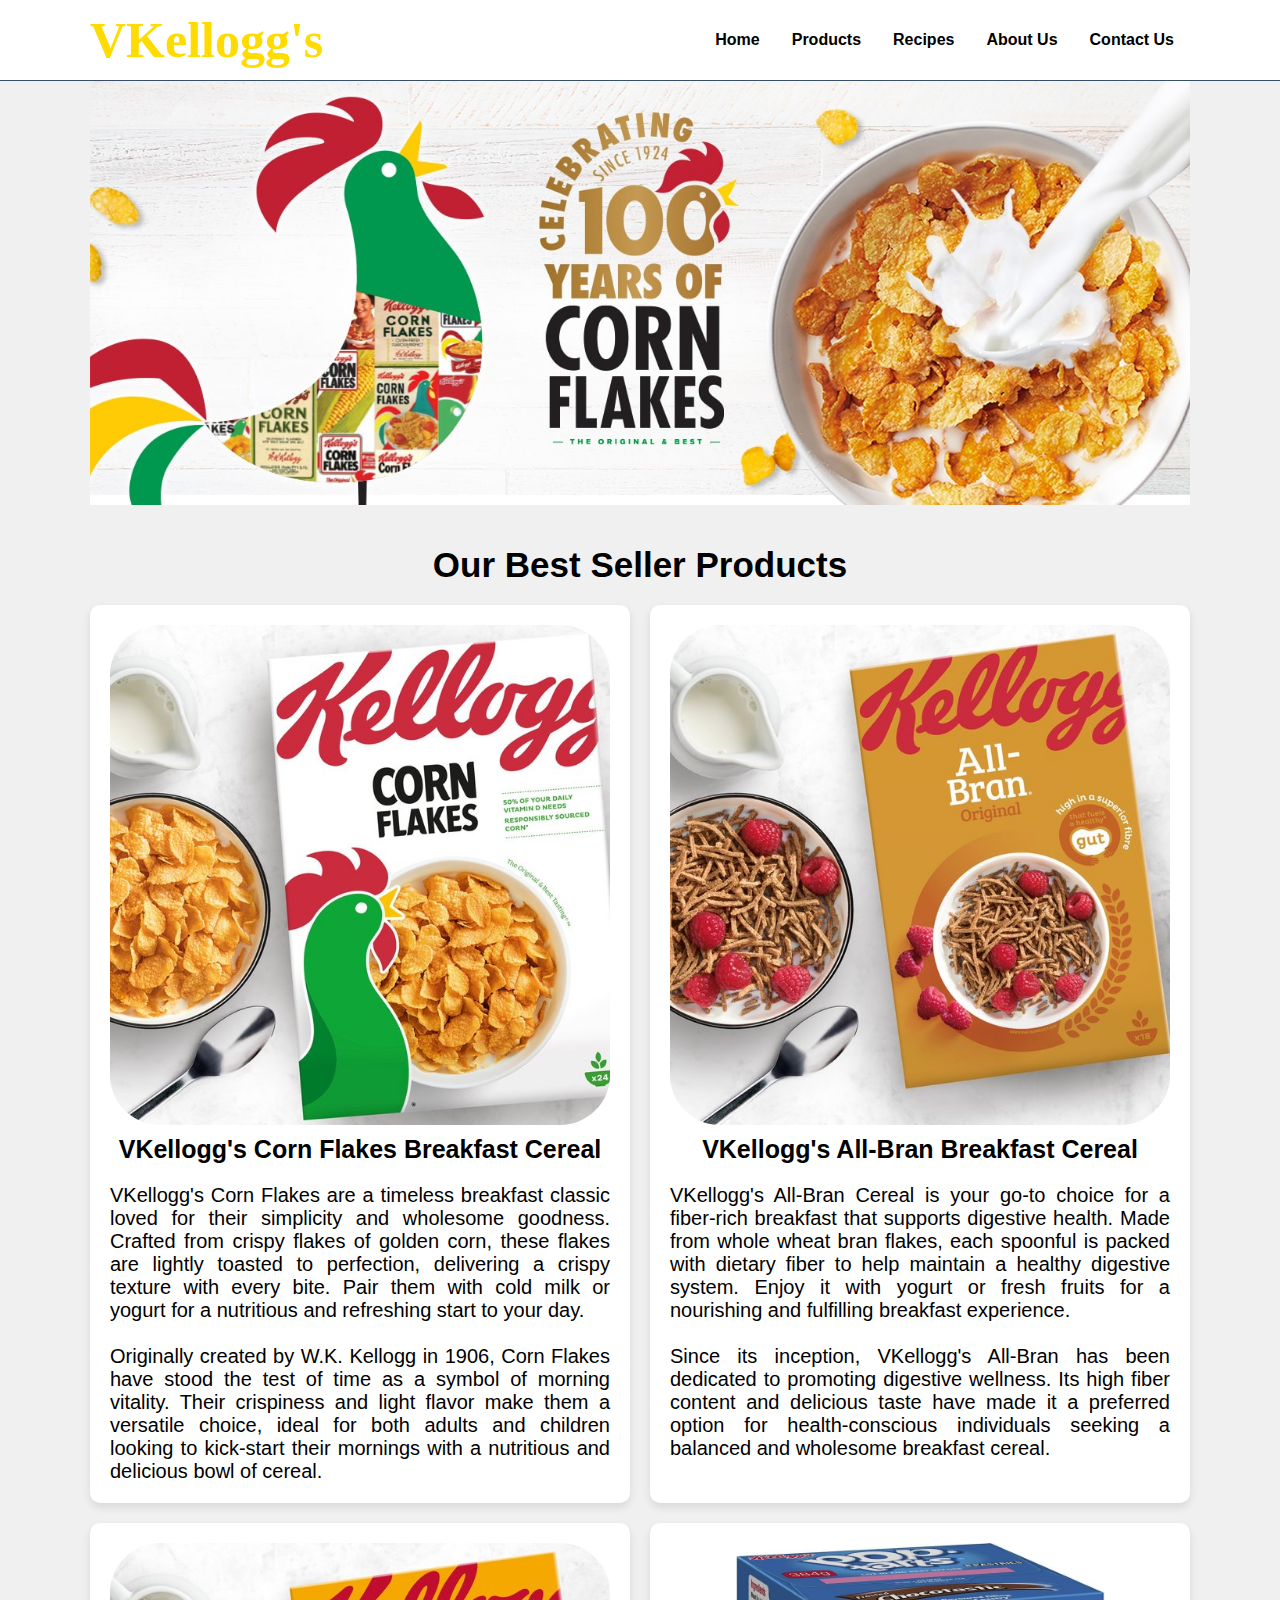
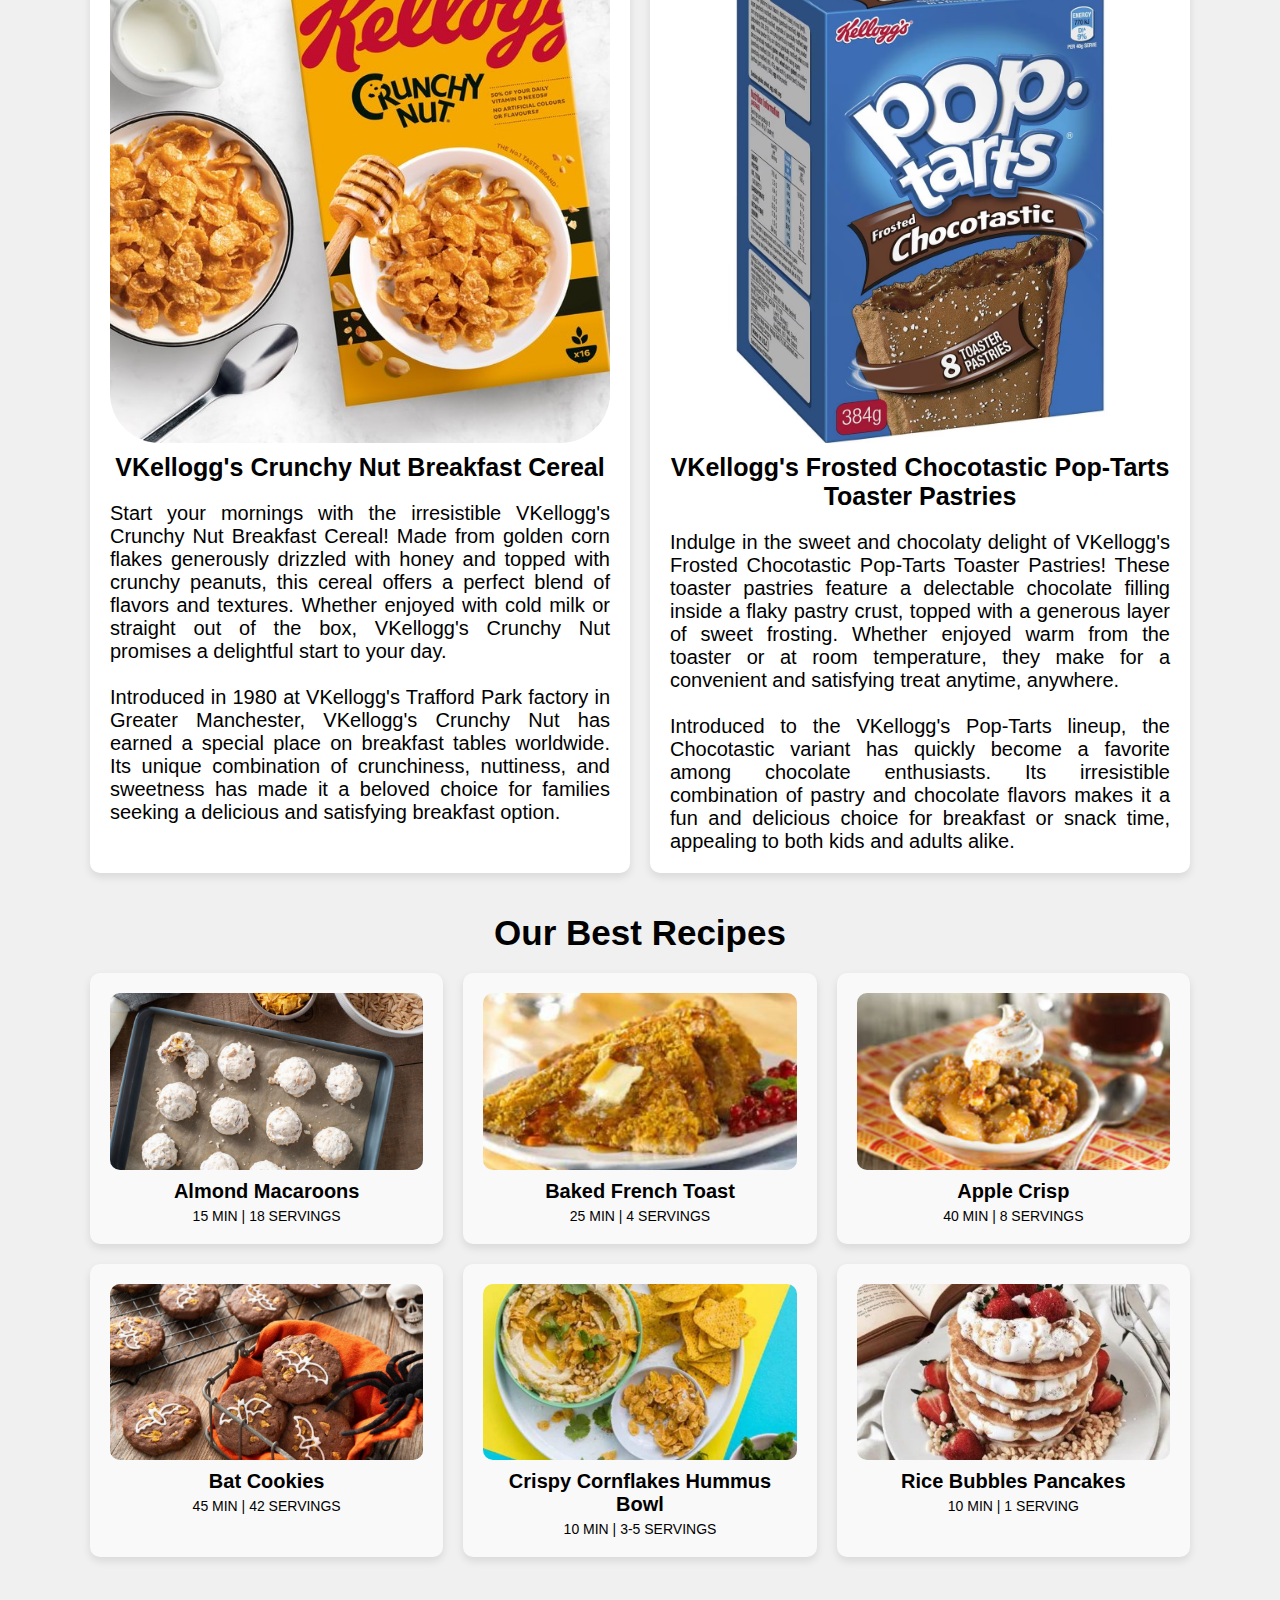
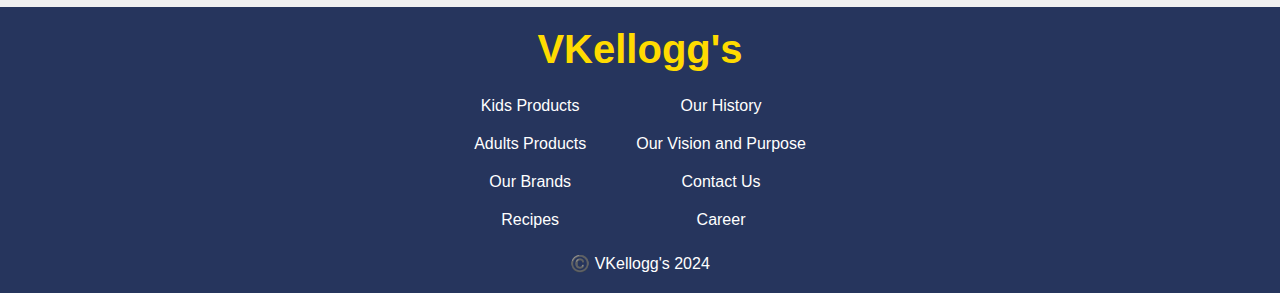
<file: HTML/index.html>
<!DOCTYPE html>
<html lang="en">
<head>
    <meta charset="UTF-8">
    <meta name="viewport" content="width=device-width, initial-scale=1.0">
    <title>VKellogg's</title>
    <link rel="stylesheet" href="./../CSS/style_index.css">
</head>
<body>
    <header>
        <nav>
            <div class="wrapper">
                <div class="logo"><a href="index.html">VKellogg's</a></div>
                <div class="menu">
                    <ul>
                        <li><a href="index.html">Home</a></li>
                        <li><a href="products.html">Products</a></li>
                        <li><a href="recipes.html">Recipes</a></li>
                        <li><a href="about_us.html">About Us</a></li>
                        <li><a href="contact_us.html">Contact Us</a></li>
                    </ul>
                </div>
            </div>
        </nav>
    </header>

    <div class="wrapper">
        <section id="home">
            <img src="./../Assets/home/banner_vkelloggs.jpeg" alt="VKellogg's Banner">
            <div class="title_home">
                <p>Our Best Seller Products</p>
            </div>
            <div class="product-grid">
                <div class="product_best_seller_item">
                    <img src="./../Assets/home/product_corn-flakes.jpeg" alt="Corn Flakes">
                    <h3>VKellogg's Corn Flakes Breakfast Cereal</h3>
                    <p>VKellogg's Corn Flakes are a timeless breakfast classic loved for their simplicity and wholesome goodness. Crafted from crispy flakes of golden corn, these flakes are lightly toasted to perfection, delivering a crispy texture with every bite. Pair them with cold milk or yogurt for a nutritious and refreshing start to your day.
                        <br><br>Originally created by W.K. Kellogg in 1906, Corn Flakes have stood the test of time as a symbol of morning vitality. Their crispiness and light flavor make them a versatile choice, ideal for both adults and children looking to kick-start their mornings with a nutritious and delicious bowl of cereal.</p>
                </div>
                <div class="product_best_seller_item">
                    <img src="./../Assets/home/product_all-bran.jpeg" alt="All Bran">
                    <h3>VKellogg's All-Bran Breakfast Cereal</h3>
                    <p>VKellogg's All-Bran Cereal is your go-to choice for a fiber-rich breakfast that supports digestive health. Made from whole wheat bran flakes, each spoonful is packed with dietary fiber to help maintain a healthy digestive system. Enjoy it with yogurt or fresh fruits for a nourishing and fulfilling breakfast experience.
                        <br><br>Since its inception, VKellogg's All-Bran has been dedicated to promoting digestive wellness. Its high fiber content and delicious taste have made it a preferred option for health-conscious individuals seeking a balanced and wholesome breakfast cereal.</p>
                </div>
                <div class="product_best_seller_item">
                    <img src="./../Assets/home/product_crunchy-nut.jpeg" alt="Crunchy Nut">
                    <h3>VKellogg's Crunchy Nut Breakfast Cereal</h3>
                    <p>Start your mornings with the irresistible VKellogg's Crunchy Nut Breakfast Cereal! Made from golden corn flakes generously drizzled with honey and topped with crunchy peanuts, this cereal offers a perfect blend of flavors and textures. Whether enjoyed with cold milk or straight out of the box, VKellogg's Crunchy Nut promises a delightful start to your day.
                        <br><br>Introduced in 1980 at VKellogg's Trafford Park factory in Greater Manchester, VKellogg's Crunchy Nut has earned a special place on breakfast tables worldwide. Its unique combination of crunchiness, nuttiness, and sweetness has made it a beloved choice for families seeking a delicious and satisfying breakfast option.</p>
                </div>
                <div class="product_best_seller_item">
                    <img src="./../Assets/home/product_pop-tarts.avif" alt="Pop Tarts">
                    <h3>VKellogg's Frosted Chocotastic Pop-Tarts Toaster Pastries</h3>
                    <p>Indulge in the sweet and chocolaty delight of VKellogg's Frosted Chocotastic Pop-Tarts Toaster Pastries! These toaster pastries feature a delectable chocolate filling inside a flaky pastry crust, topped with a generous layer of sweet frosting. Whether enjoyed warm from the toaster or at room temperature, they make for a convenient and satisfying treat anytime, anywhere.
                        <br><br>Introduced to the VKellogg's Pop-Tarts lineup, the Chocotastic variant has quickly become a favorite among chocolate enthusiasts. Its irresistible combination of pastry and chocolate flavors makes it a fun and delicious choice for breakfast or snack time, appealing to both kids and adults alike.</p>
                </div>
            </div>
            <div class="title_home">
                <p>Our Best Recipes</p>
            </div>
            <div class="recipe-grid">
                <div class="recipe_item">
                    <div class="recipe_content">
                        <img src="./../Assets/home/recipes_almond-macaroons.jpg" alt="Almond Macaroons">
                        <h3>Almond Macaroons</h3>
                        <p>15 MIN | 18 SERVINGS</p>
                    </div>
                </div>
                <div class="recipe_item">
                    <div class="recipe_content">
                        <img src="./../Assets/home/recipes_baked-french-toast.jpg" alt="Baked French Toast">
                        <h3>Baked French Toast</h3>
                        <p>25 MIN | 4 SERVINGS</p>
                    </div>
                </div>
                <div class="recipe_item">
                    <div class="recipe_content">
                        <img src="./../Assets/home/recipes_apple-crisp.jpg" alt="Apple Crisp">
                        <h3>Apple Crisp</h3>
                        <p>40 MIN | 8 SERVINGS</p>
                    </div>
                </div>
                <div class="recipe_item">
                    <div class="recipe_content">
                        <img src="./../Assets/home/recipes_bat-cookies.jpg" alt="Bat Cookies">
                        <h3>Bat Cookies</h3>
                        <p>45 MIN | 42 SERVINGS</p>
                    </div>
                </div>
                <div class="recipe_item">
                    <div class="recipe_content">
                        <img src="./../Assets/home/recipes_crispy-cornflakes-hummus-bowl.jpg" alt="Crispy Cornflakes Hummus Bowl">
                        <h3>Crispy Cornflakes Hummus Bowl</h3>
                        <p>10 MIN | 3-5 SERVINGS</p>
                    </div>
                </div>
                <div class="recipe_item">
                    <div class="recipe_content">
                        <img src="./../Assets/home/recipes_rice-bubbles-pancakes.jpg" alt="Rice Bubbles Pancakes">
                        <h3>Rice Bubbles Pancakes</h3>
                        <p>10 MIN | 1 SERVING</p>
                    </div>
                </div>
            </div>
        </section>
    </div>
    <footer>
        <div class="footer-content">
            <div class="logo"><a href="#">VKellogg's</a></div>
            <div class="footer-menu">
                <div class="footer-column">
                    <p>Kids Products</p>
                    <p>Adults Products</p>
                    <p>Our Brands</p>
                    <p>Recipes</p>
                </div>
                <div class="footer-column">
                    <p>Our History</p>
                    <p>Our Vision and Purpose</p>
                    <p>Contact Us</p>
                    <p>Career</p>
                </div>
            </div>
            <div class="footer-copyright">
                <p>©️ VKellogg's 2024</p>
            </div>
        </div>
    </footer>
</body>
</html>
</file>
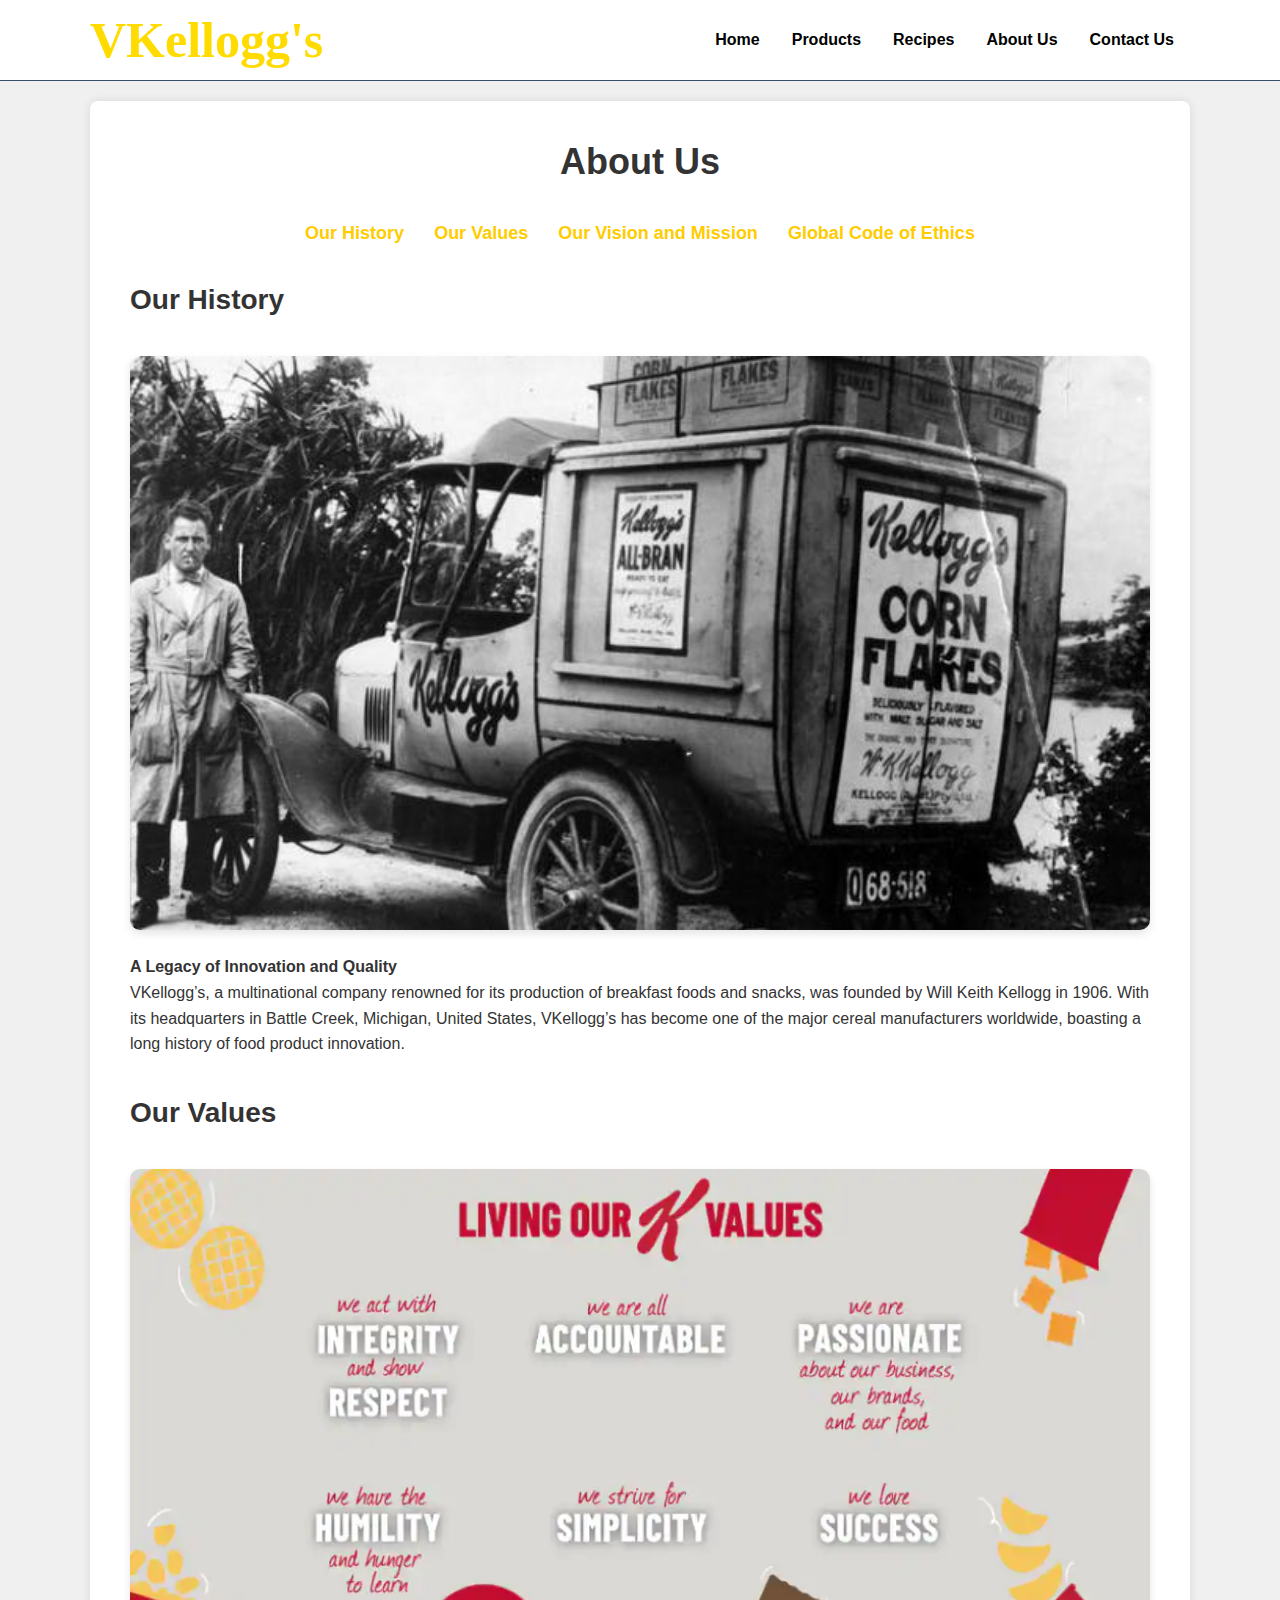
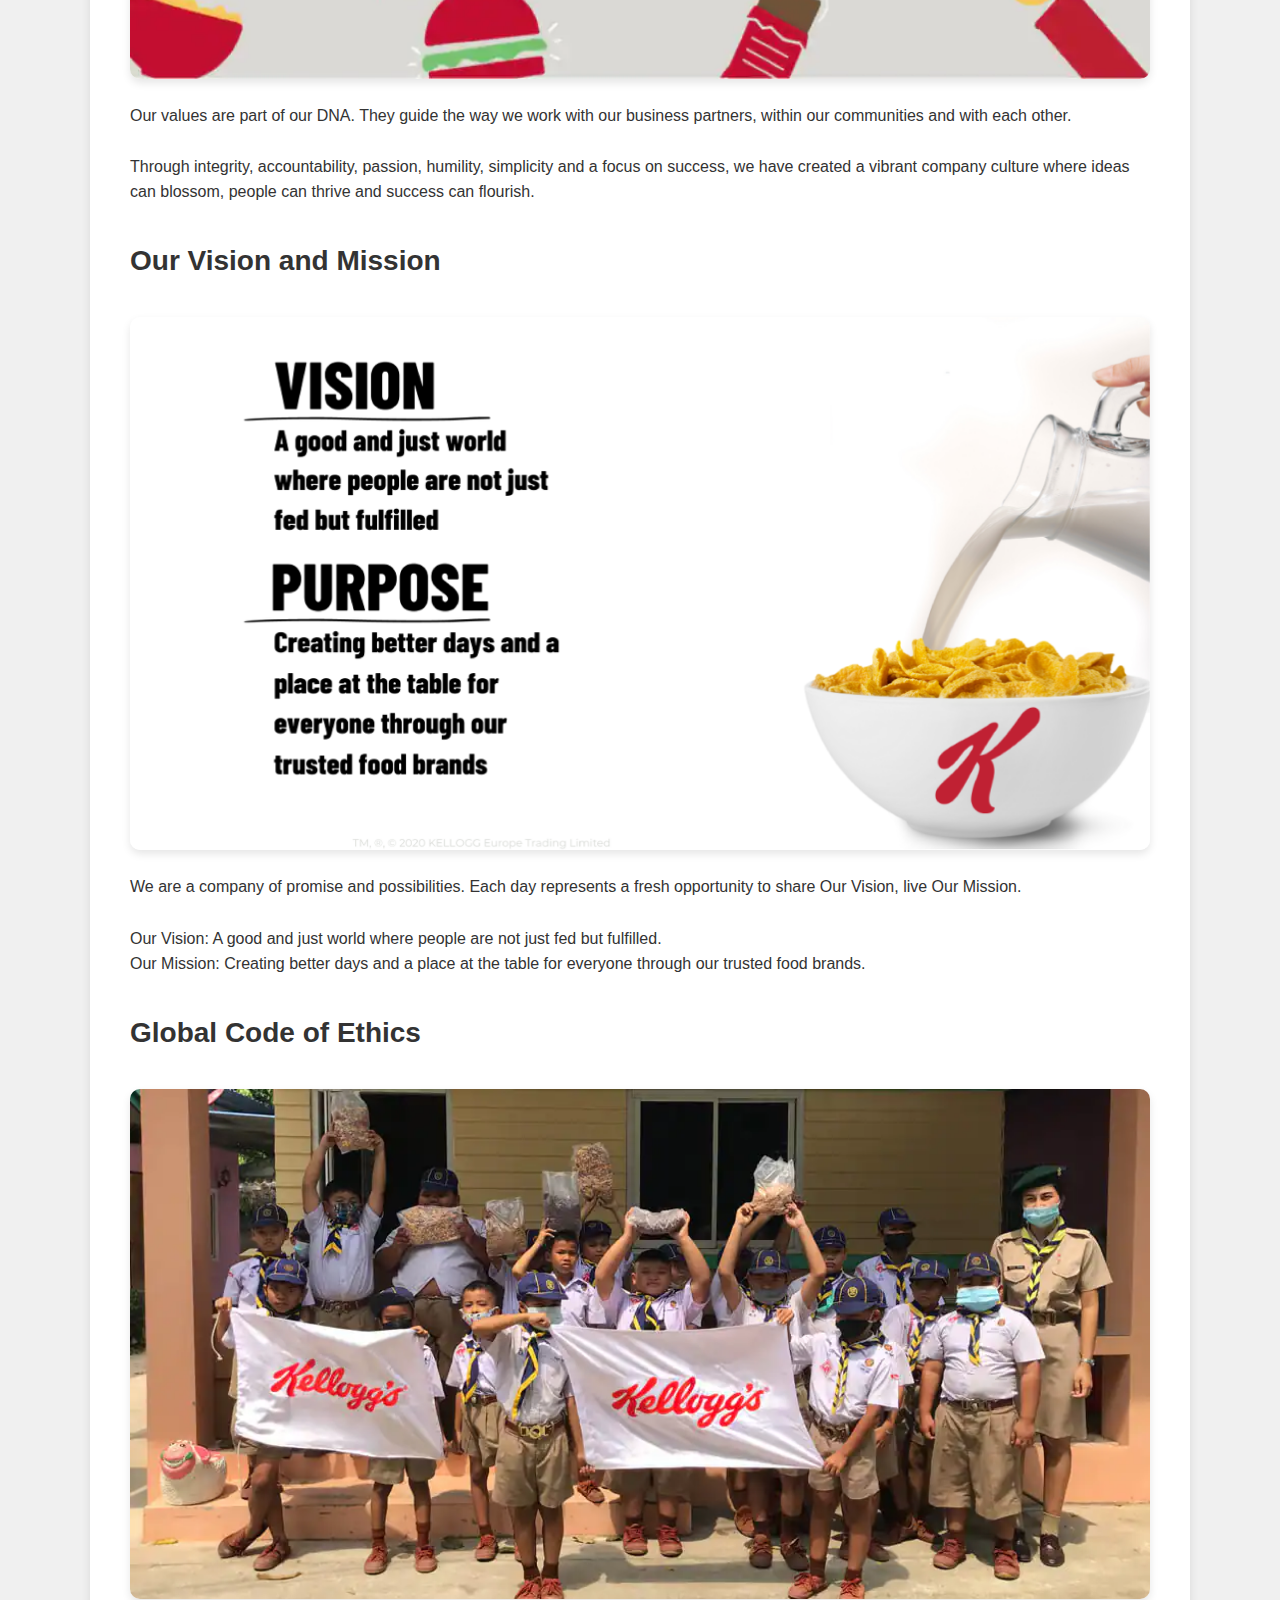
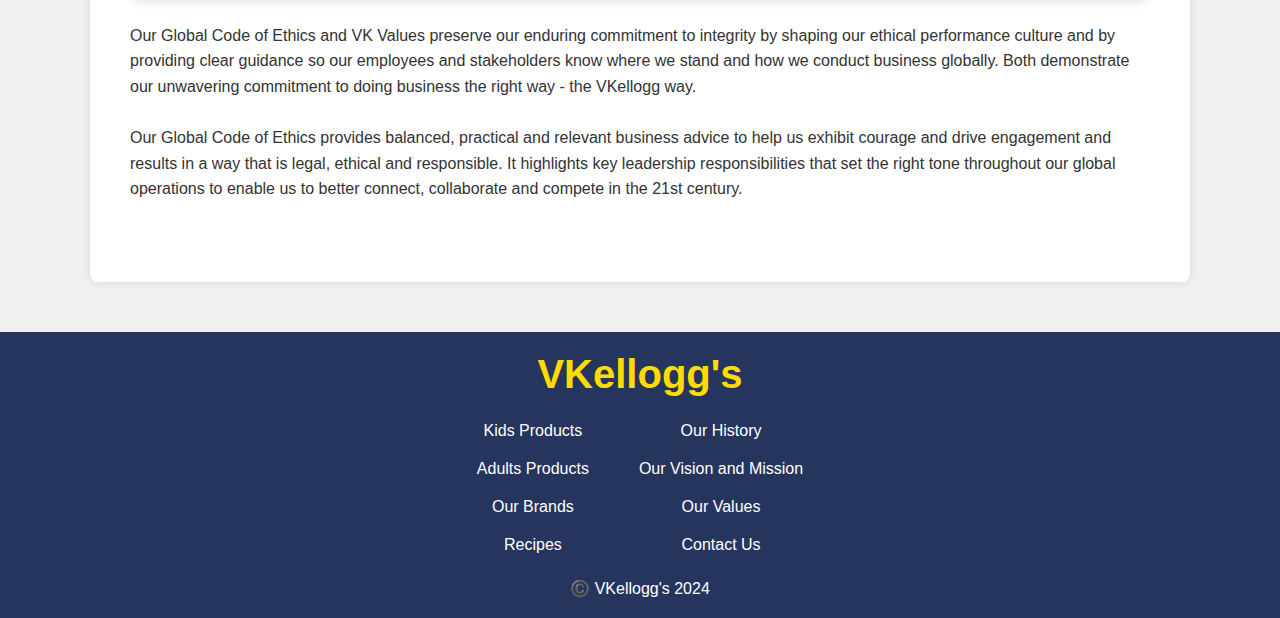
<file: HTML/about_us.html>
<!DOCTYPE html>
<html lang="en">
<head>
    <meta charset="UTF-8">
    <meta name="viewport" content="width=device-width, initial-scale=1.0">
    <title>About Us - VKellogg's</title>
    <link rel="stylesheet" href="./../CSS/style_about_us.css">
</head>
<body>
    <header>
        <nav>
            <div class="wrapper">
                <div class="logo"><a href="index.html">VKellogg's</a></div>
                <div class="menu">
                    <ul>
                        <li><a href="index.html">Home</a></li>
                        <li><a href="products.html">Products</a></li>
                        <li><a href="recipes.html">Recipes</a></li>
                        <li><a href="about_us.html">About Us</a></li>
                        <li><a href="contact_us.html">Contact Us</a></li>
                    </ul>
                </div>
            </div>
        </nav>
    </header>

    <div class="wrapper">
        <section id="aboutus" class="about-section">
            <h2>About Us</h2>
            <div class="about-menu">
                <ul>
                    <li><a href="#our-history">Our History</a></li>
                    <li><a href="#our-values">Our Values</a></li>
                    <li><a href="#our-vision">Our Vision and Mission</a></li>
                    <li><a href="#global-code">Global Code of Ethics</a></li>
                </ul>
            </div>
            
            <div id="our-history" class="content-section">
                <h3>Our History</h3>
                <img src="./../Assets/about_us/our-history-car-image.jpeg" alt="Our History">
                <p><b>A Legacy of Innovation and Quality</b><br> VKellogg’s, a multinational company renowned for its production of breakfast foods and snacks, was founded by Will Keith Kellogg in 1906. With its headquarters in Battle Creek, Michigan, United States, VKellogg’s has become one of the major cereal manufacturers worldwide, boasting a long history of food product innovation.</p>
            </div>
            
            <div id="our-values" class="content-section">
                <h3>Our Values</h3>
                <img src="./../Assets/about_us/our-values.webp" alt="Our Values">
                <p>Our values are part of our DNA. They guide the way we work with our business partners, within our communities and with each other.
                    <br><br>Through integrity, accountability, passion, humility, simplicity and a focus on success, we have created a vibrant company culture where ideas can blossom, people can thrive and success can flourish.</p>
            </div>
            
            <div id="our-vision" class="content-section">
                <h3>Our Vision and Mission</h3>
                <img src="./../Assets/about_us/our-vision-and-purpose.png" alt="Our Vision and Mission">
                <p>We are a company of promise and possibilities. Each day represents a fresh opportunity to share Our Vision, live Our Mission.
                    <br><br>Our Vision: A good and just world where people are not just fed but fulfilled.
                    <br>Our Mission: Creating better days and a place at the table for everyone through our trusted food brands.</p>
            </div>
            
            <div id="global-code" class="content-section">
                <h3>Global Code of Ethics</h3>
                <img src="./../Assets/about_us/Global-Code-of-Ethics.webp" alt="Global Code of Ethics">
                <p>Our Global Code of Ethics and VK Values preserve our enduring commitment to integrity by shaping our ethical performance culture and by providing clear guidance so our employees and stakeholders know where we stand and how we conduct business globally. Both demonstrate our unwavering commitment to doing business the right way - the VKellogg way.
                    <br><br>Our Global Code of Ethics provides balanced, practical and relevant business advice to help us exhibit courage and drive engagement and results in a way that is legal, ethical and responsible. It highlights key leadership responsibilities that set the right tone throughout our global operations to enable us to better connect, collaborate and compete in the 21st century.
                </p>
            </div>
        </section>
    </div>

    <footer>
        <div class="footer-content">
            <div class="logo"><a href="#">VKellogg's</a></div>
            <div class="footer-menu">
                <div class="footer-column">
                    <p>Kids Products</p>
                    <p>Adults Products</p>
                    <p>Our Brands</p>
                    <p>Recipes</p>
                </div>
                <div class="footer-column">
                    <p>Our History</p>
                    <p>Our Vision and Mission</p>
                    <p>Our Values</p>
                    <p>Contact Us</p>
                </div>
            </div>
            <div class="footer-copyright">
                <p>©️ VKellogg's 2024</p>
            </div>
        </div>
    </footer>
</body>
</html>
</file>
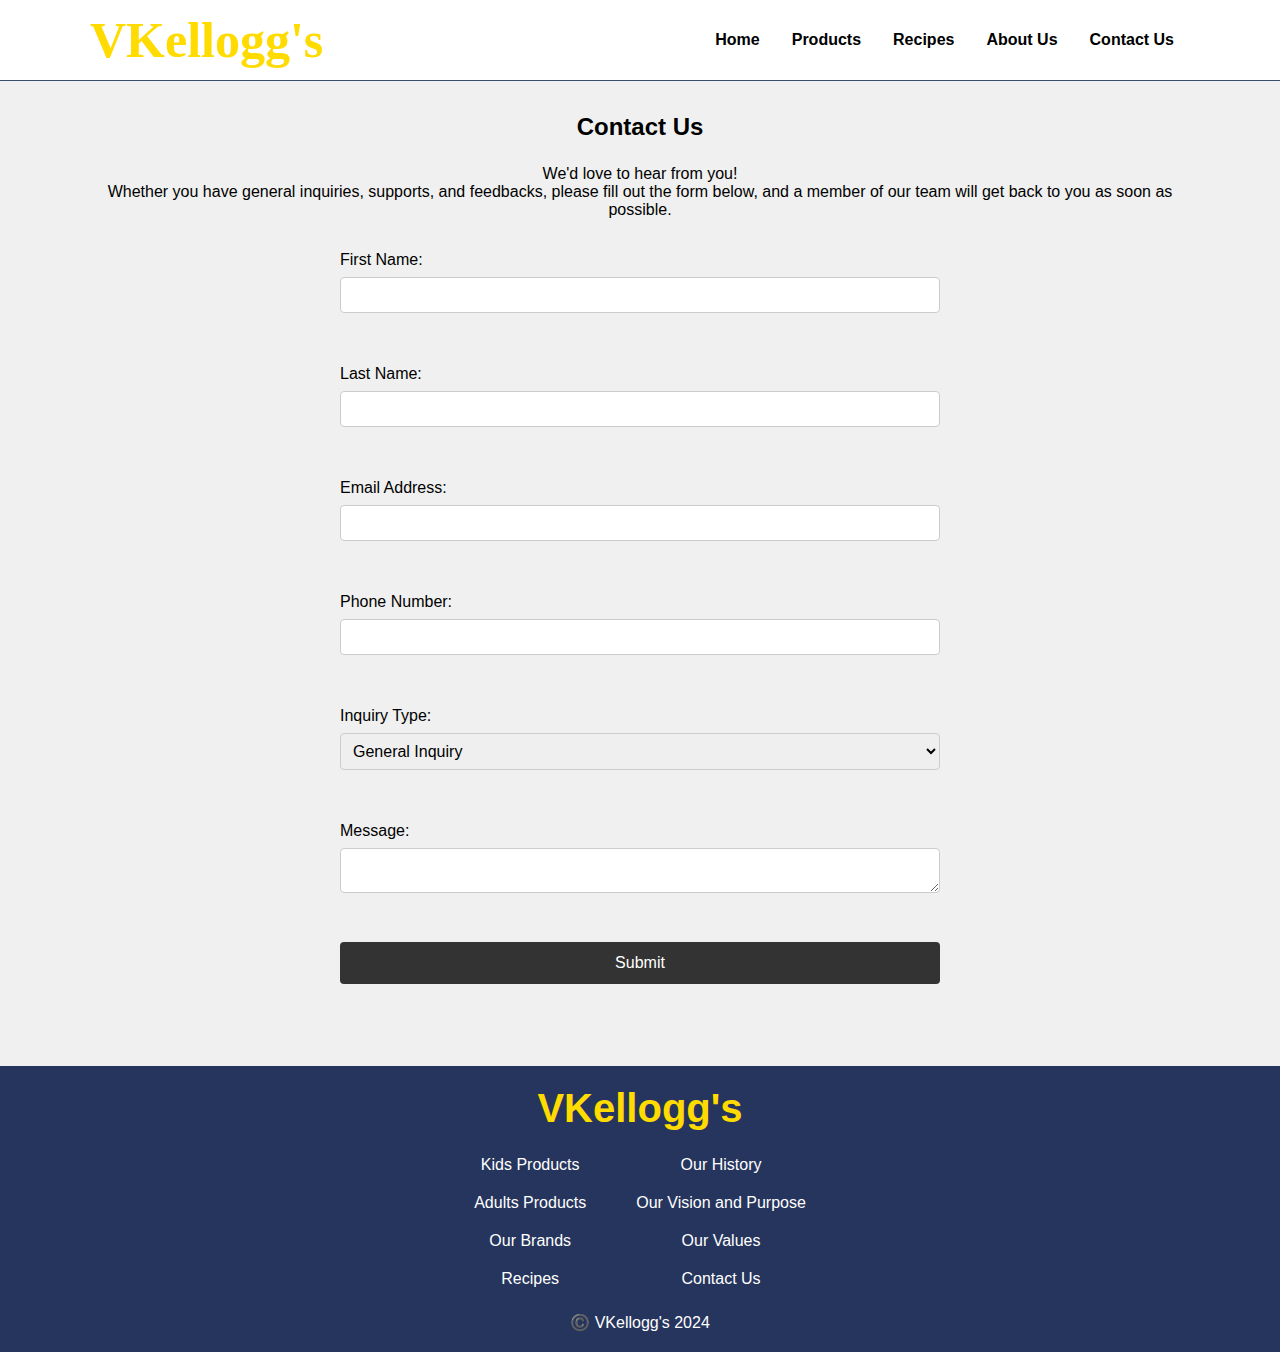
<file: HTML/contact_us.html>
<!DOCTYPE html>
<html lang="en">
<head>
    <meta charset="UTF-8">
    <meta name="viewport" content="width=device-width, initial-scale=1.0">
    <title>Contact Us - VKellogg's</title>
    <link rel="stylesheet" href="./../CSS/style_contact_us.css">
</head>
<body>
    <header>
        <nav>
            <div class="wrapper">
                <div class="logo"><a href="index.html">VKellogg's</a></div>
                <div class="menu">
                    <ul>
                        <li><a href="index.html">Home</a></li>
                        <li><a href="products.html">Products</a></li>
                        <li><a href="recipes.html">Recipes</a></li>
                        <li><a href="about_us.html">About Us</a></li>
                        <li><a href="contact_us.html">Contact Us</a></li>
                    </ul>
                </div>
            </div>
        </nav>
    </header>

    <div class="wrapper">
        <section id="contactus" class="contact-section">
            <h2>Contact Us</h2>
            <p>We'd love to hear from you! 
                <br>
                Whether you have general inquiries, supports, and feedbacks, please fill out the form below, and a member of our team will get back to you as soon as possible.</p>
            <form id="contactForm" onsubmit="return validateForm()">
                <label for="firstName">First Name:</label>
                <input type="text" id="firstName" name="firstName"><br><br>

                <label for="lastName">Last Name:</label>
                <input type="text" id="lastName" name="lastName"><br><br>

                <label for="email">Email Address:</label>
                <input type="email" id="email" name="email"><br><br>

                <label for="phone">Phone Number:</label>
                <input type="tel" id="phone" name="phone"><br><br>

                <label for="inquiryType">Inquiry Type:</label>
                <select id="inquiryType" name="inquiryType">
                    <option value="general">General Inquiry</option>
                    <option value="support">Support</option>
                    <option value="feedback">Feedback</option>
                </select><br><br>

                <label for="message">Message:</label>
                <textarea id="message" name="message"></textarea><br><br>

                <input type="submit" value="Submit">
            </form>
        </section>
    </div>

    <footer>
        <div class="footer-content">
            <div class="logo"><a href="#">VKellogg's</a></div>
            <div class="footer-menu">
                <div class="footer-column">
                    <p>Kids Products</p>
                    <p>Adults Products</p>
                    <p>Our Brands</p>
                    <p>Recipes</p>
                </div>
                <div class="footer-column">
                    <p>Our History</p>
                    <p>Our Vision and Purpose</p>
                    <p>Our Values</p>
                    <p>Contact Us</p>
                </div>
            </div>
            <div class="footer-copyright">
                <p>©️ VKellogg's 2024</p>
            </div>
        </div>
    </footer>

    <script src="./../JS/validation_form.js"></script>
</body>
</html>
</file>
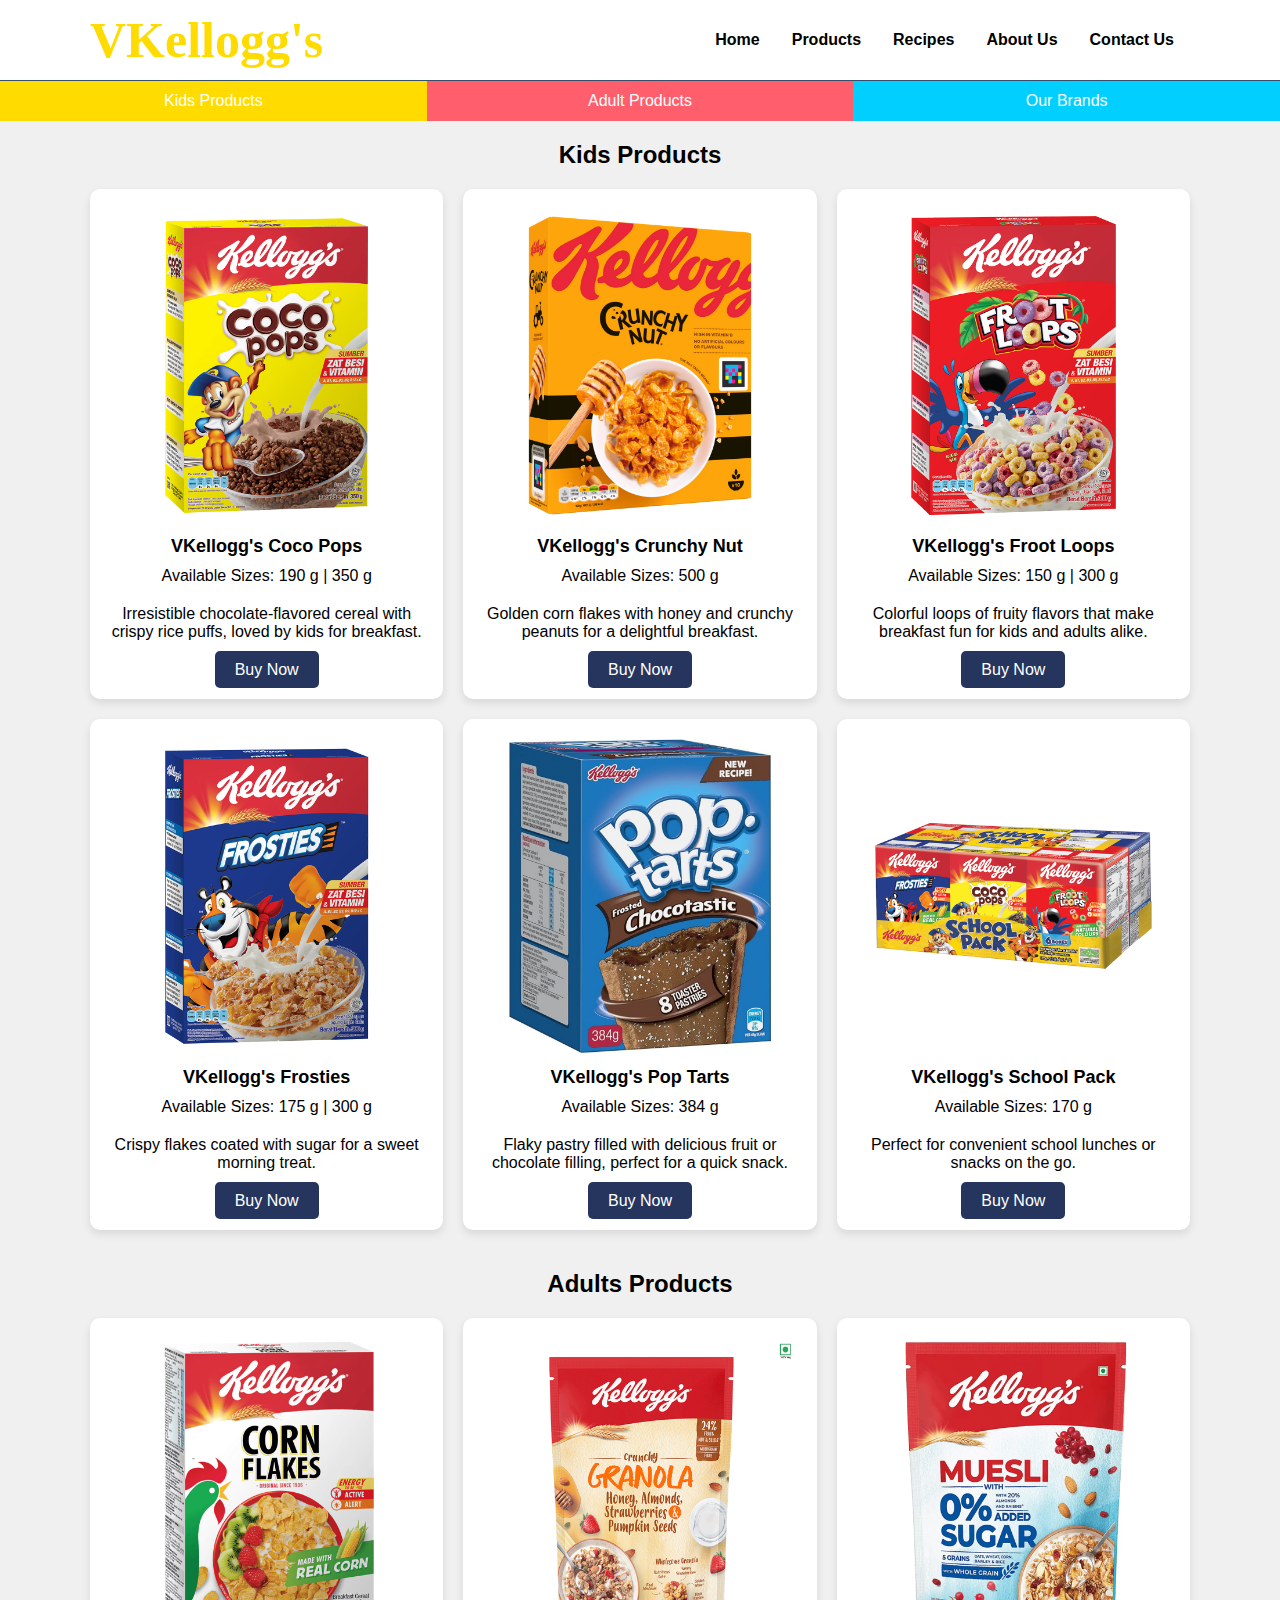
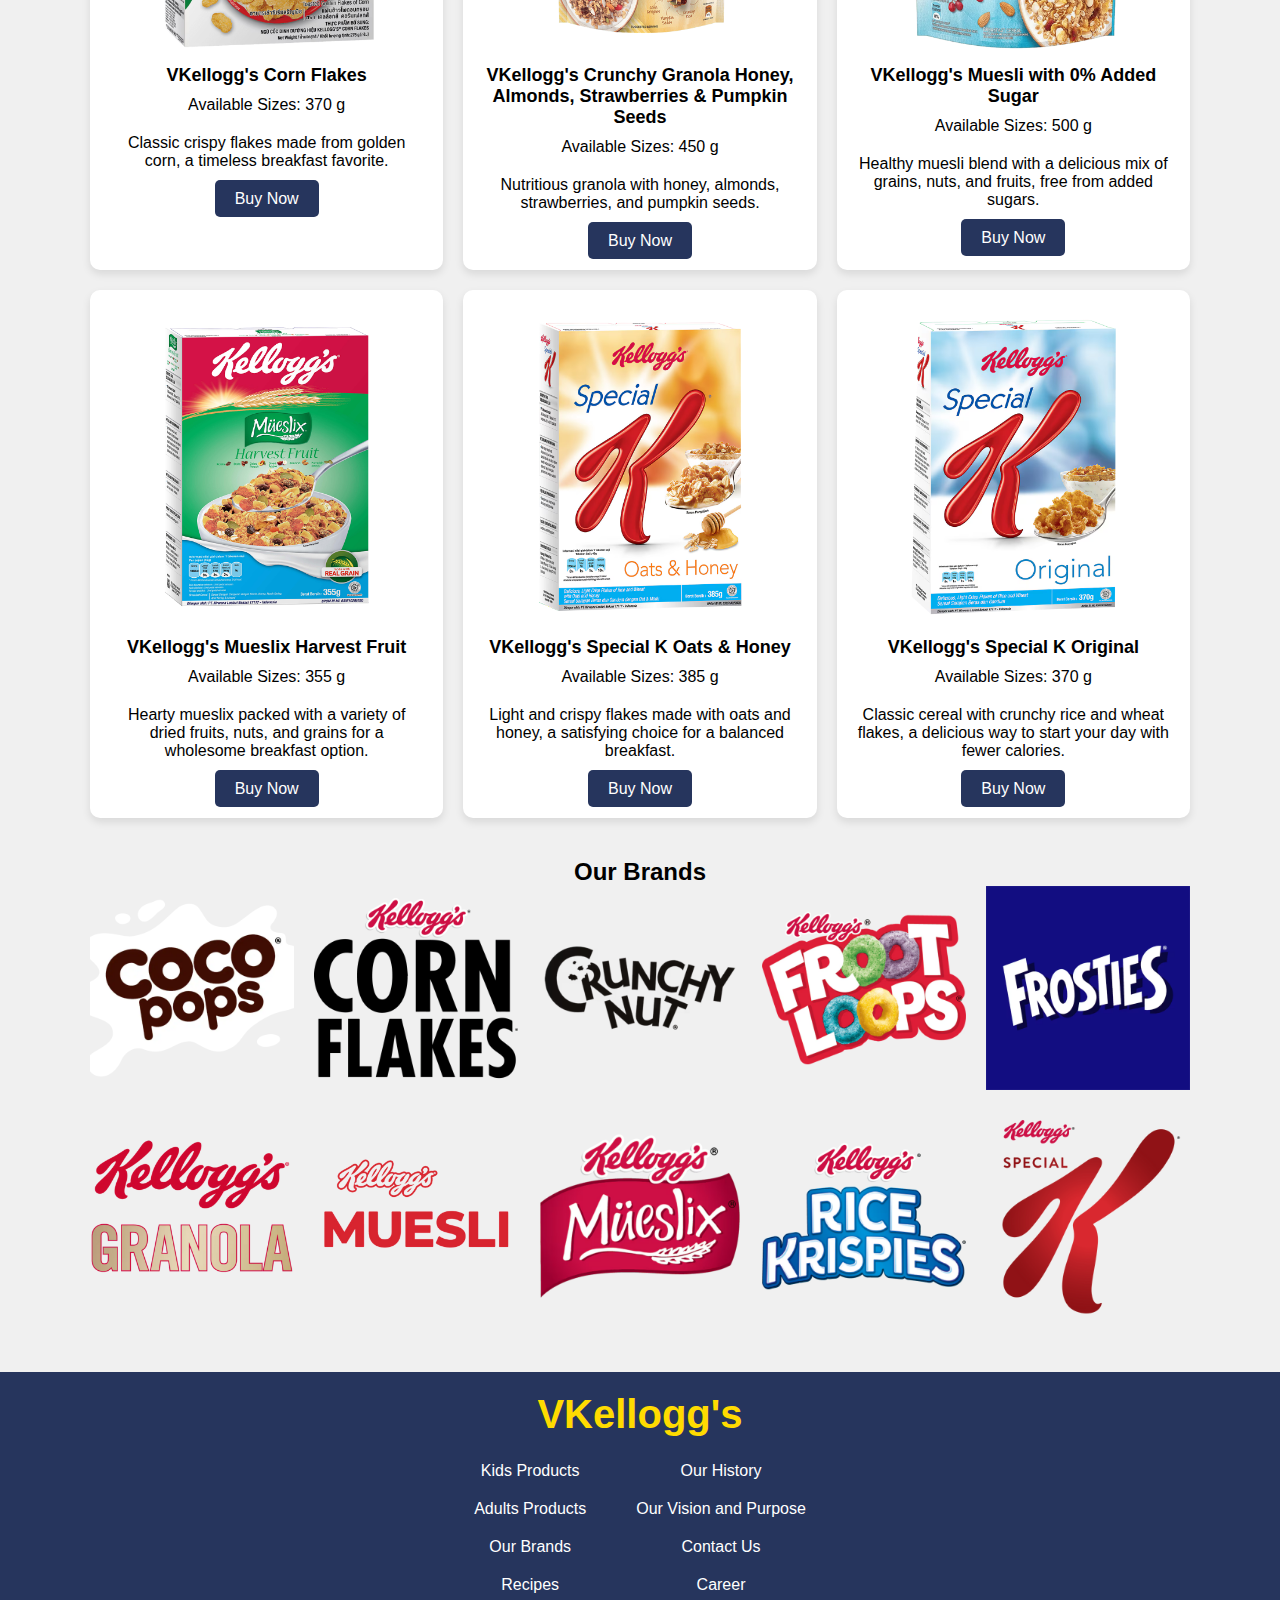
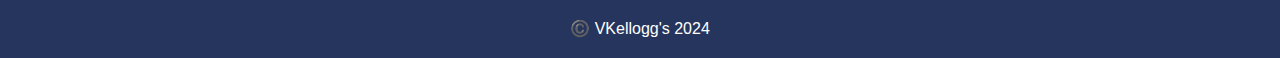
<file: HTML/products.html>
<!DOCTYPE html>
<html lang="en">
<head>
    <meta charset="UTF-8">
    <meta name="viewport" content="width=device-width, initial-scale=1.0">
    <title>VKellogg's Products</title>
    <link rel="stylesheet" href="./../CSS/style_products.css">
</head>
<body>
    <header>
        <nav>
            <div class="wrapper">
                <div class="logo"><a href="index.html">VKellogg's</a></div>
                <div class="menu">
                    <ul>
                        <li><a href="index.html">Home</a></li>
                        <li><a href="products.html">Products</a></li>
                        <li><a href="recipes.html">Recipes</a></li>
                        <li><a href="about_us.html">About Us</a></li>
                        <li><a href="contact_us.html">Contact Us</a></li>
                    </ul>
                </div>
            </div>
        </nav>
        <div class="top-bar">
            <div class="kids-link"><a href="#kids-products">Kids Products</a></div>
            <div class="adults-link"><a href="#adults-products">Adult Products</a></div>
            <div class="brands-link"><a href="#our-brands">Our Brands</a></div>
        </div>
    </header>
    
    <div class="wrapper">
        <section id="products">
            <section id="kids-products" class="product-section">
                <h2 style="text-align: center; margin-top: 20px;">Kids Products</h2>
                <div class="product-grid">
                    <div class="product-item">
                        <img src="./../Assets/products/kids_products/coco_pops.png" alt="VKellogg's Coco Pops">
                        <div class="product-details">
                            <h3>VKellogg's Coco Pops</h3>
                            <p>Available Sizes: 190 g | 350 g</p>
                            <p>Irresistible chocolate-flavored cereal with crispy rice puffs, loved by kids for breakfast.</p>
                            <a href="#" class="button-blue">Buy Now</a>
                        </div>
                    </div>            
                    <div class="product-item">
                        <img src="./../Assets/products/kids_products/crunchy_nut.png" alt="VKellogg's Crunchy Nut">
                        <div class="product-details">
                            <h3>VKellogg's Crunchy Nut</h3>
                            <p>Available Sizes: 500 g</p>
                            <p>Golden corn flakes with honey and crunchy peanuts for a delightful breakfast.</p>
                            <a href="#" class="button-blue">Buy Now</a>
                        </div>
                    </div>
                    <div class="product-item">
                        <img src="./../Assets/products/kids_products/froot_loops.png" alt="VKellogg's Froot Loops">
                        <div class="product-details">
                            <h3>VKellogg's Froot Loops</h3>
                            <p>Available Sizes: 150 g | 300 g</p>
                            <p>Colorful loops of fruity flavors that make breakfast fun for kids and adults alike.</p>
                            <a href="#" class="button-blue">Buy Now</a>
                        </div>
                    </div>
                    <div class="product-item">
                        <img src="./../Assets/products/kids_products/frosties.png" alt="VKellogg's Frosties">
                        <div class="product-details">
                            <h3>VKellogg's Frosties</h3>
                            <p>Available Sizes: 175 g | 300 g</p>
                            <p>Crispy flakes coated with sugar for a sweet morning treat.</p>
                            <a href="#" class="button-blue">Buy Now</a>
                        </div>
                    </div>
                    <div class="product-item">
                        <img src="./../Assets/products/kids_products/pop_tarts.png" alt="VKellogg's Pop Tarts">
                        <div class="product-details">
                            <h3>VKellogg's Pop Tarts</h3>
                            <p>Available Sizes: 384 g</p>
                            <p>Flaky pastry filled with delicious fruit or chocolate filling, perfect for a quick snack.</p>
                            <a href="#" class="button-blue">Buy Now</a>
                        </div>
                    </div>
                    <div class="product-item">
                        <img src="./../Assets/products/kids_products/school_pack.png" alt="VKellogg's School Pack">
                        <div class="product-details">
                            <h3>VKellogg's School Pack</h3>
                            <p>Available Sizes: 170 g</p>
                            <p>Perfect for convenient school lunches or snacks on the go.</p>
                            <a href="#" class="button-blue">Buy Now</a>
                        </div>
                    </div>            
                </div>
            </section>            

            <section id="adults-products" class="product-section">
                <h2 style="text-align: center; margin-top: 40px;">Adults Products</h2>
                <div class="product-grid">
                    <div class="product-item">
                        <img src="./../Assets/products/adults_products/corn_flakes.png" alt="VKellogg's Corn Flakes">
                        <div class="product-details">
                            <h3>VKellogg's Corn Flakes</h3>
                            <p>Available Sizes: 370 g</p>
                            <p>Classic crispy flakes made from golden corn, a timeless breakfast favorite.</p>
                            <a href="#" class="button-blue">Buy Now</a>
                        </div>
                    </div>
                    <div class="product-item">
                        <img src="./../Assets/products/adults_products/Crunchy_Granola_Honey_Almonds_Strawberries_Pumpkin_Seeds.png" alt="VKellogg's Crunchy Granola Honey, Almonds, Strawberries & Pumpkin Seeds">
                        <div class="product-details">
                            <h3>VKellogg's Crunchy Granola Honey, Almonds, Strawberries & Pumpkin Seeds</h3>
                            <p>Available Sizes: 450 g</p>
                            <p>Nutritious granola with honey, almonds, strawberries, and pumpkin seeds.</p>
                            <a href="#" class="button-blue">Buy Now</a>
                        </div>
                    </div>
                    <div class="product-item">
                        <img src="./../Assets/products/adults_products/Muesli_with_0_Added_Sugar.png" alt="VKellogg's Muesli with 0% Added Sugar">
                        <div class="product-details">
                            <h3>VKellogg's Muesli with 0% Added Sugar</h3>
                            <p>Available Sizes: 500 g</p>
                            <p>Healthy muesli blend with a delicious mix of grains, nuts, and fruits, free from added sugars.</p>
                            <a href="#" class="button-blue">Buy Now</a>
                        </div>
                    </div>
                    <div class="product-item">
                        <img src="./../Assets/products/adults_products/Mueslix_Harvest_Fruit.png" alt="VKellogg's Mueslix Harvest Fruit">
                        <div class="product-details">
                            <h3>VKellogg's Mueslix Harvest Fruit</h3>
                            <p>Available Sizes: 355 g</p>
                            <p>Hearty mueslix packed with a variety of dried fruits, nuts, and grains for a wholesome breakfast option.</p>
                            <a href="#" class="button-blue">Buy Now</a>
                        </div>
                    </div>
                    <div class="product-item">
                        <img src="./../Assets/products/adults_products/special_k_oats_&_honey.png" alt="VKellogg's Special K Oats & Honey">
                        <div class="product-details">
                            <h3>VKellogg's Special K Oats & Honey</h3>
                            <p>Available Sizes: 385 g</p>
                            <p>Light and crispy flakes made with oats and honey, a satisfying choice for a balanced breakfast.</p>
                            <a href="#" class="button-blue">Buy Now</a>
                        </div>
                    </div>
                    <div class="product-item">
                        <img src="./../Assets/products/adults_products/special_k_original.png" alt="VKellogg's Special K Original">
                        <div class="product-details">
                            <h3>VKellogg's Special K Original</h3>
                            <p>Available Sizes: 370 g</p>
                            <p>Classic cereal with crunchy rice and wheat flakes, a delicious way to start your day with fewer calories.</p>
                            <a href="#" class="button-blue">Buy Now</a>
                        </div>
                    </div>

                </div>
            </section>

            <section id="our-brands" class="product-section">
                <h2 style="text-align: center; margin-top: 40px;">Our Brands</h2>
                <div class="brand-grid">
                    <div class="brand-item">
                        <img src="./../Assets/products/our_brands/coco_pops.png" alt="Coco Pops">
                    </div>
                    <div class="brand-item">
                        <img src="./../Assets/products/our_brands/corn_flakes.png" alt="Corn Flakes">
                    </div>
                    <div class="brand-item">
                        <img src="./../Assets/products/our_brands/crunchy_nut.png" alt="Crunchy Nut">
                    </div>
                    <div class="brand-item">
                        <img src="./../Assets/products/our_brands/froot_loops.png" alt="Froot Loops">
                    </div>
                    <div class="brand-item">
                        <img src="./../Assets/products/our_brands/frosties.png" alt="Frosties">
                    </div>
                    <div class="brand-item">
                        <img src="./../Assets/products/our_brands/granola.png" alt="Granola">
                    </div>
                    <div class="brand-item">
                        <img src="./../Assets/products/our_brands/muesli.png" alt="Muesli">
                    </div>
                    <div class="brand-item">
                        <img src="./../Assets/products/our_brands/mueslix.png" alt="Mueslix">
                    </div>
                    <div class="brand-item">
                        <img src="./../Assets/products/our_brands/rice_krispies.png" alt="Rice Krispies">
                    </div>
                    <div class="brand-item">
                        <img src="./../Assets/products/our_brands/special_k.png" alt="Special K">
                    </div>
                </div>
            </section>
        </section>
    </div>
    <footer>
        <div class="footer-content">
            <div class="logo"><a href="#">VKellogg's</a></div>
            <div class="footer-menu">
                <div class="footer-column">
                    <p>Kids Products</p>
                    <p>Adults Products</p>
                    <p>Our Brands</p>
                    <p>Recipes</p>
                </div>
                <div class="footer-column">
                    <p>Our History</p>
                    <p>Our Vision and Purpose</p>
                    <p>Contact Us</p>
                    <p>Career</p>
                </div>
            </div>
            <div class="footer-copyright">
                <p>©️ VKellogg's 2024</p>
            </div>
        </div>
    </footer>
</body>
</html>
</file>
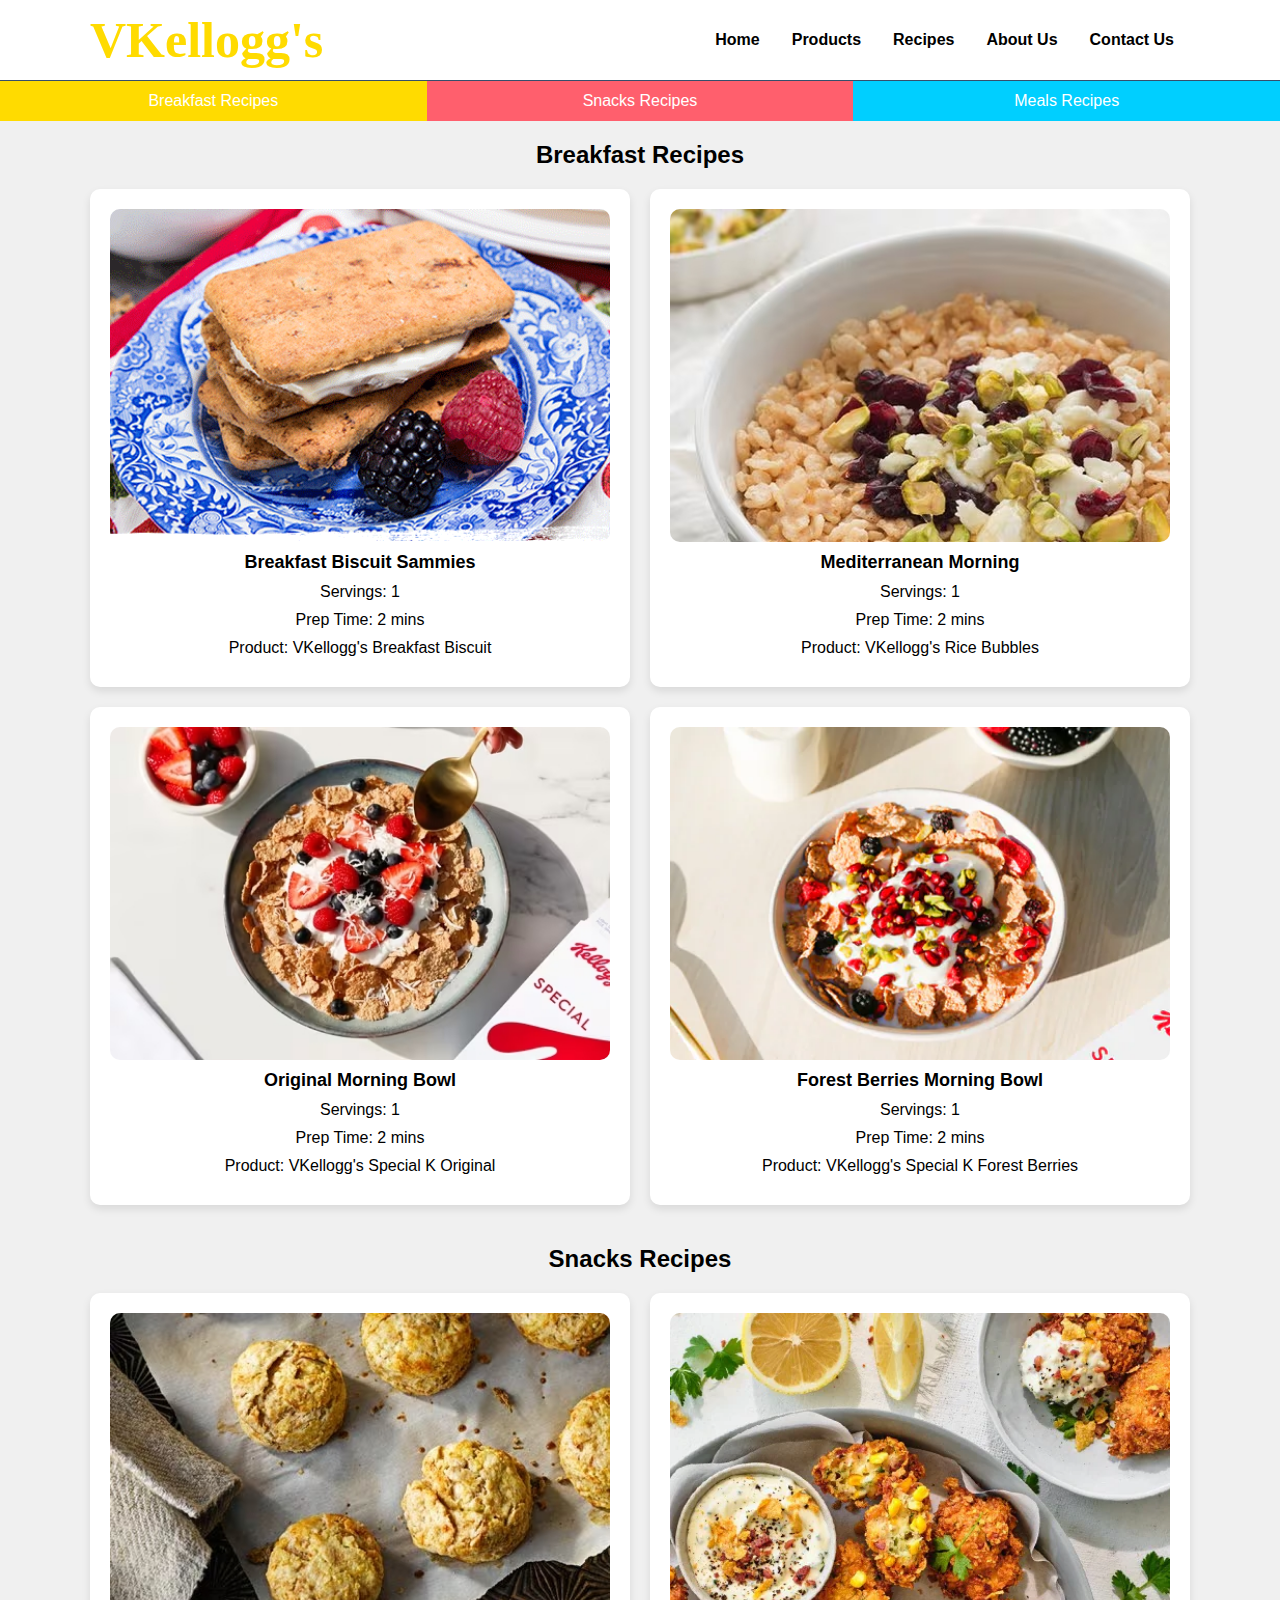
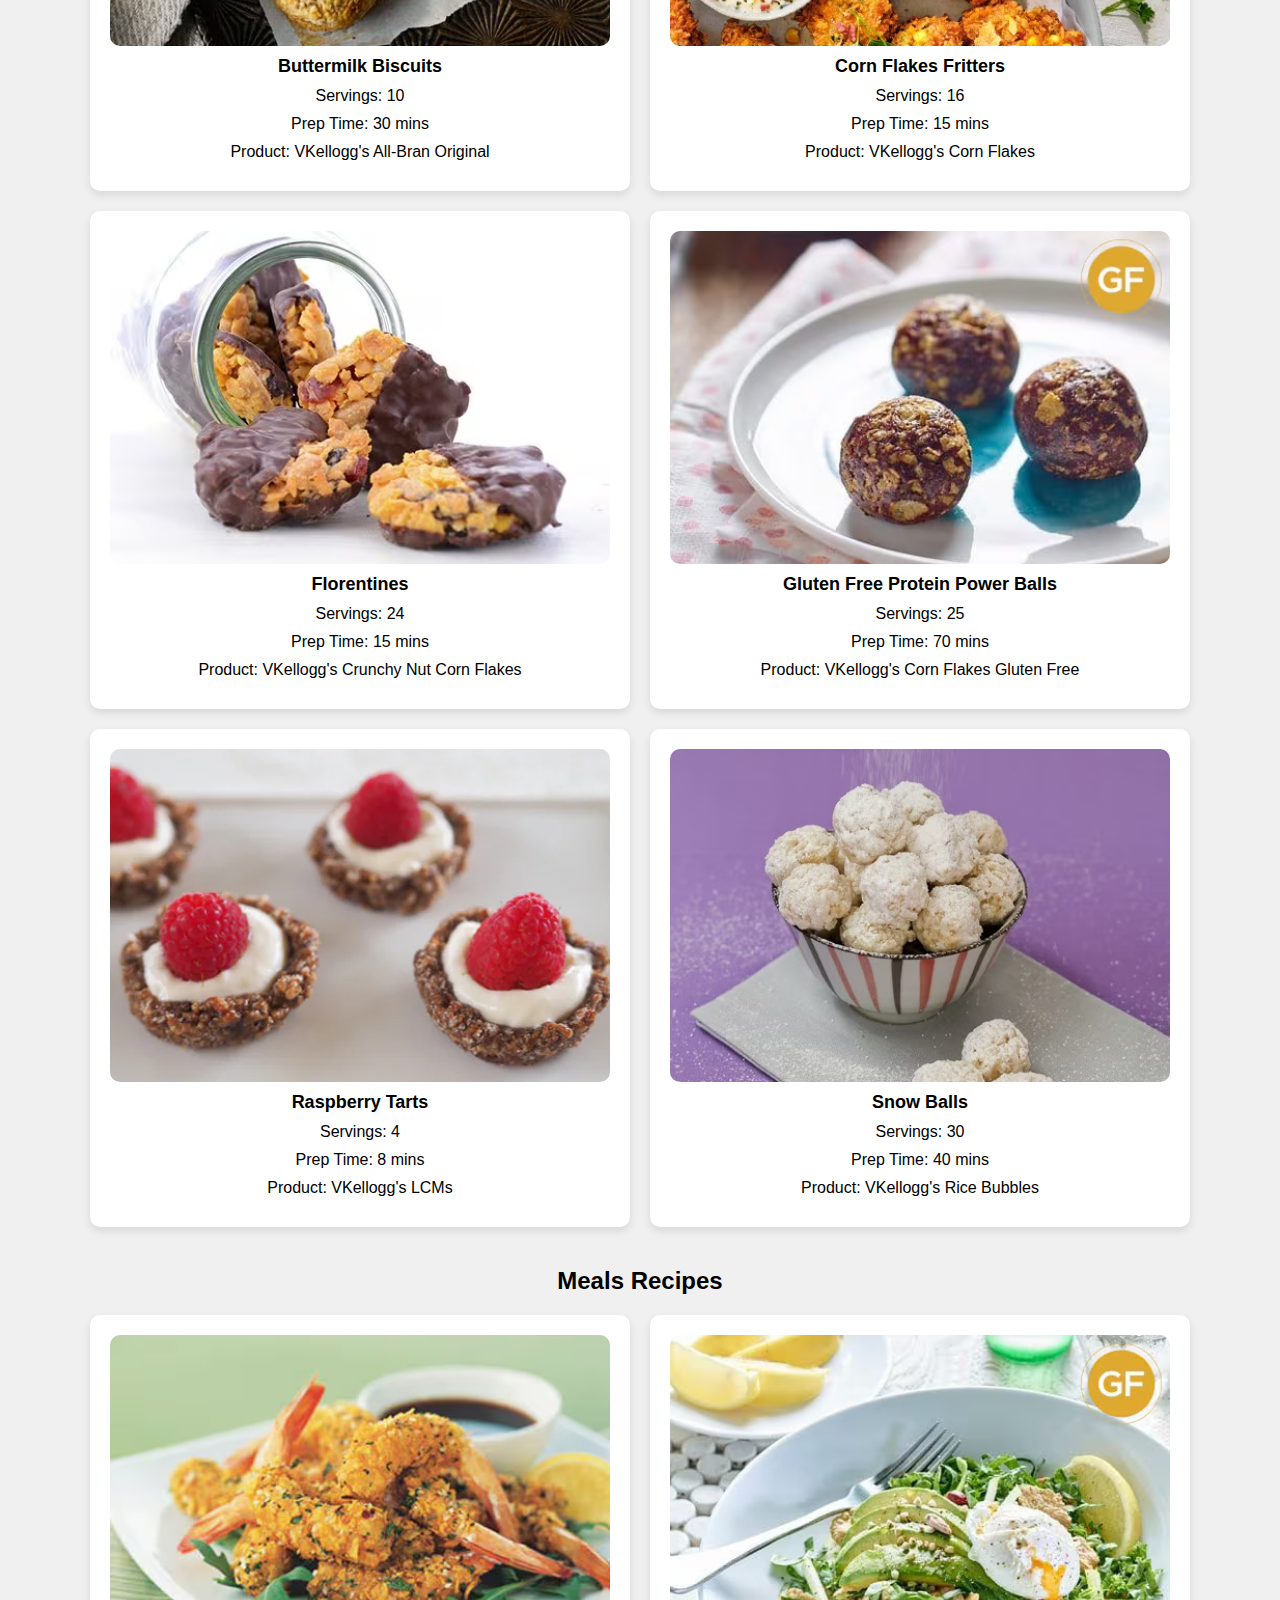
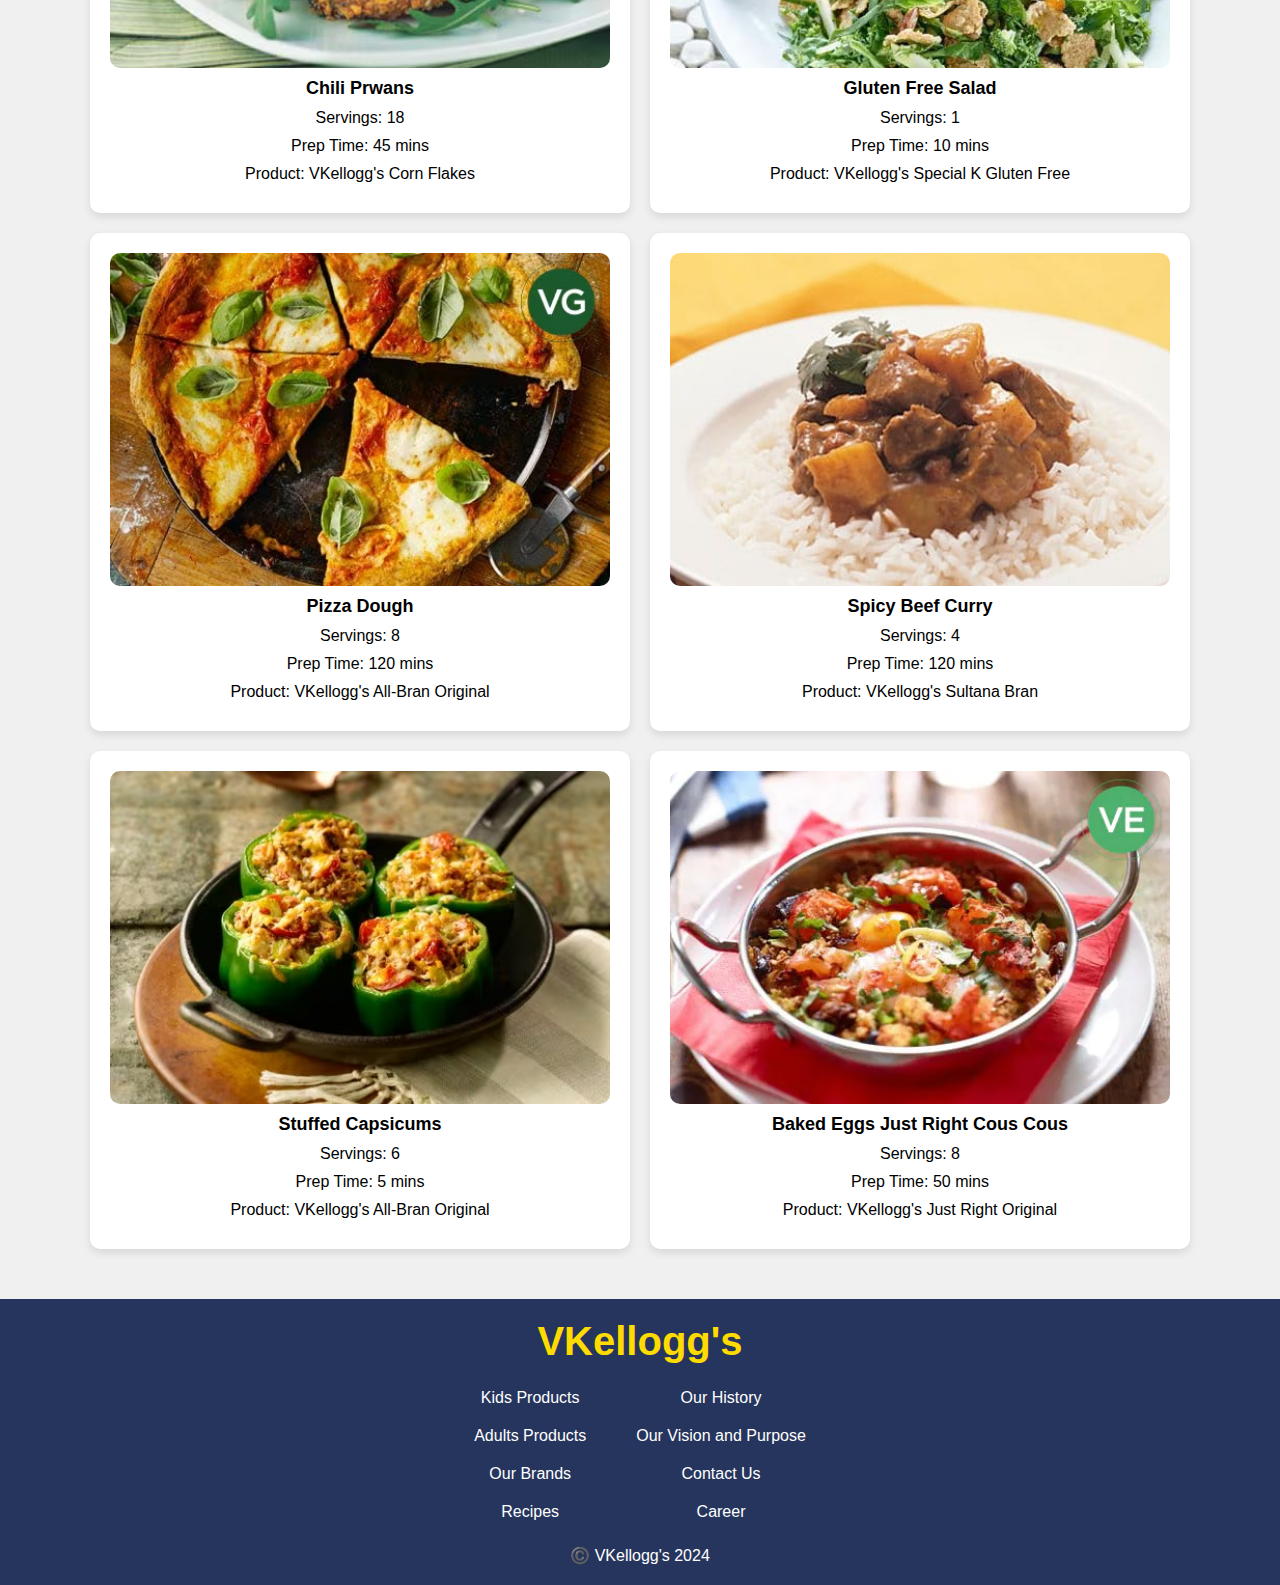
<file: HTML/recipes.html>
<!DOCTYPE html>
<html lang="en">
<head>
    <meta charset="UTF-8">
    <meta name="viewport" content="width=device-width, initial-scale=1.0">
    <title>VKellogg's Recipes</title>
    <link rel="stylesheet" href="./../CSS/style_recipes.css">
</head>
<body>
    <header>
        <nav>
            <div class="wrapper">
                <div class="logo"><a href="index.html">VKellogg's</a></div>
                <div class="menu">
                    <ul>
                        <li><a href="index.html">Home</a></li>
                        <li><a href="products.html">Products</a></li>
                        <li><a href="recipes.html">Recipes</a></li>
                        <li><a href="about_us.html">About Us</a></li>
                        <li><a href="contact_us.html">Contact Us</a></li>
                    </ul>
                </div>
            </div>
        </nav>
        <div class="top-bar">
            <div class="breakfast-link"><a href="#breakfast-recipes">Breakfast Recipes</a></div>
            <div class="snacks-link"><a href="#snacks-recipes">Snacks Recipes</a></div>
            <div class="meals-link"><a href="#meals-recipes">Meals Recipes</a></div>
        </div>
    </header>
    

    <div class="wrapper">
        <section id="recipes" class="recipe-section">
            <section id="breakfast-recipes" class="recipe-category">
                <h2 style="text-align: center; margin-top: 20px;">Breakfast Recipes</h2>
                <div class="recipe-grid">
                    <div class="recipe-item">
                        <div class="recipe-content">
                            <img src="./../Assets/recipes/breakfast/Breakfast-Biscuit-Sammies.png" alt="Breakfast Biscuit Sammies">
                            <div class="recipe-details">
                                <h3>Breakfast Biscuit Sammies</h3>
                                <p>Servings: 1</p>
                                <p>Prep Time: 2 mins</p>
                                <p>Product: VKellogg's Breakfast Biscuit</p>
                            </div>
                        </div>
                    </div>
                    <div class="recipe-item">
                        <div class="recipe-content">
                            <img src="./../Assets/recipes/breakfast/Mediterranean-Morning.jpg" alt="Mediterranean Morning">
                            <div class="recipe-details">
                                <h3>Mediterranean Morning</h3>
                                <p>Servings: 1</p>
                                <p>Prep Time: 2 mins</p>
                                <p>Product: VKellogg's Rice Bubbles</p>
                            </div>
                        </div>
                    </div>
                    <div class="recipe-item">
                        <div class="recipe-content">
                            <img src="./../Assets/recipes/breakfast/Special-K-Original-Morning-Bowl.jpg" alt="Original Morning Bowl">
                            <div class="recipe-details">
                                <h3>Original Morning Bowl</h3>
                                <p>Servings: 1</p>
                                <p>Prep Time: 2 mins</p>
                                <p>Product: VKellogg's Special K Original</p>
                            </div>
                        </div>
                    </div>
                    <div class="recipe-item">
                        <div class="recipe-content">
                            <img src="./../Assets/recipes/breakfast/Special-K-Forest-Berries-Morning-Bowl.webp" alt="Forest Berries Morning Bowl">
                            <div class="recipe-details">
                                <h3>Forest Berries Morning Bowl</h3>
                                <p>Servings: 1</p>
                                <p>Prep Time: 2 mins</p>
                                <p>Product: VKellogg's Special K Forest Berries</p>
                            </div>
                        </div>
                    </div>
                </div>
            </section>
        
            <section id="snacks-recipes" class="recipe-category">
                <h2 style="text-align: center; margin-top: 20px;">Snacks Recipes</h2>
                <div class="recipe-grid">
                    <div class="recipe-item">
                        <div class="recipe-content">
                            <img src="./../Assets/recipes/snack/Buttermilk-Biscuits.jpg" alt="Buttermilk Biscuits">
                            <div class="recipe-details">
                                <h3>Buttermilk Biscuits</h3>
                                <p>Servings: 10</p>
                                <p>Prep Time: 30 mins</p>
                                <p>Product: VKellogg's All-Bran Original</p>
                            </div>
                        </div>
                    </div>
                    <div class="recipe-item">
                        <div class="recipe-content">
                            <img src="./../Assets/recipes/snack/Corn-Flakes-Fritters.webp" alt="Corn Flakes Fritters">
                            <div class="recipe-details">
                                <h3>Corn Flakes Fritters</h3>
                                <p>Servings: 16</p>
                                <p>Prep Time: 15 mins</p>
                                <p>Product: VKellogg's Corn Flakes</p>
                            </div>
                        </div>
                    </div>
                    <div class="recipe-item">
                        <div class="recipe-content">
                            <img src="./../Assets/recipes/snack/Florentines.jpg" alt="Florentines">
                            <div class="recipe-details">
                                <h3>Florentines</h3>
                                <p>Servings: 24</p>
                                <p>Prep Time: 15 mins</p>
                                <p>Product: VKellogg's Crunchy Nut Corn Flakes</p>
                            </div>
                        </div>
                    </div>
                    <div class="recipe-item">
                        <div class="recipe-content">
                            <img src="./../Assets/recipes/snack/Gluten-Free-Protein-Power-Balls.jpg" alt="Gluten Free Protein Power Balls">
                            <div class="recipe-details">
                                <h3>Gluten Free Protein Power Balls</h3>
                                <p>Servings: 25</p>
                                <p>Prep Time: 70 mins</p>
                                <p>Product: VKellogg's Corn Flakes Gluten Free</p>
                            </div>
                        </div>
                    </div>
                    <div class="recipe-item">
                        <div class="recipe-content">
                            <img src="./../Assets/recipes/snack/Raspberry-Tarts.webp" alt="Raspberry Tarts">
                            <div class="recipe-details">
                                <h3>Raspberry Tarts</h3>
                                <p>Servings: 4</p>
                                <p>Prep Time: 8 mins</p>
                                <p>Product: VKellogg's LCMs</p>
                            </div>
                        </div>
                    </div>
                    <div class="recipe-item">
                        <div class="recipe-content">
                            <img src="./../Assets/recipes/snack/Snow-Balls.jpg" alt="VKellogg's Rice Bubbles">
                            <div class="recipe-details">
                                <h3>Snow Balls</h3>
                                <p>Servings: 30</p>
                                <p>Prep Time: 40 mins</p>
                                <p>Product: VKellogg's Rice Bubbles</p>
                            </div>
                        </div>
                    </div>
                </div>
            </section>
        
            <section id="meals-recipes" class="recipe-category">
                <h2 style="text-align: center; margin-top: 20px;">Meals Recipes</h2>
                <div class="recipe-grid">
                    <div class="recipe-item">
                        <div class="recipe-content">
                            <img src="./../Assets/recipes/meal/Chilli-Prawns.jpg" alt="Chili Prwans">
                            <div class="recipe-details">
                                <h3>Chili Prwans</h3>
                                <p>Servings: 18</p>
                                <p>Prep Time: 45 mins</p>
                                <p>Product: VKellogg's Corn Flakes</p>
                            </div>
                        </div>
                    </div>
                    <div class="recipe-item">
                        <div class="recipe-content">
                            <img src="./../Assets/recipes/meal/Gluten-Free-Breakfast-Salad.jpg" alt="Gluten Free Salad">
                            <div class="recipe-details">
                                <h3>Gluten Free Salad</h3>
                                <p>Servings: 1</p>
                                <p>Prep Time: 10 mins</p>
                                <p>Product: VKellogg's Special K Gluten Free</p>
                            </div>
                        </div>
                    </div>
                    <div class="recipe-item">
                        <div class="recipe-content">
                            <img src="./../Assets/recipes/meal/Pizza-Dough.jpg" alt="Pizza Dough">
                            <div class="recipe-details">
                                <h3>Pizza Dough</h3>
                                <p>Servings: 8</p>
                                <p>Prep Time: 120 mins</p>
                                <p>Product: VKellogg's All-Bran Original</p>
                            </div>
                        </div>
                    </div>
                    <div class="recipe-item">
                        <div class="recipe-content">
                            <img src="./../Assets/recipes/meal/Spicy-Beef-Curry.jpeg" alt="Spicy Beef Curry">
                            <div class="recipe-details">
                                <h3>Spicy Beef Curry</h3>
                                <p>Servings: 4</p>
                                <p>Prep Time: 120 mins</p>
                                <p>Product: VKellogg's Sultana Bran</p>
                            </div>
                        </div>
                    </div>
                    <div class="recipe-item">
                        <div class="recipe-content">
                            <img src="./../Assets/recipes/meal/Stuffed-Capsicums.jpg" alt="Stuffed Capsicums">
                            <div class="recipe-details">
                                <h3>Stuffed Capsicums</h3>
                                <p>Servings: 6</p>
                                <p>Prep Time: 5 mins</p>
                                <p>Product: VKellogg's All-Bran Original</p>
                            </div>
                        </div>
                    </div>
                    <div class="recipe-item">
                        <div class="recipe-content">
                            <img src="./../Assets/recipes/meal/Baked-Eggs-Just-Right-Cous-Cous.webp" alt="Baked Eggs Just Right Cous Cous">
                            <div class="recipe-details">
                                <h3>Baked Eggs Just Right Cous Cous</h3>
                                <p>Servings: 8</p>
                                <p>Prep Time: 50 mins</p>
                                <p>Product: VKellogg's Just Right Original</p>
                            </div>
                        </div>
                    </div>
                </div>
            </section>
        </section>    
    </div>

    <footer>
        <div class="footer-content">
            <div class="logo"><a href="#">VKellogg's</a></div>
            <div class="footer-menu">
                <div class="footer-column">
                    <p>Kids Products</p>
                    <p>Adults Products</p>
                    <p>Our Brands</p>
                    <p>Recipes</p>
                </div>
                <div class="footer-column">
                    <p>Our History</p>
                    <p>Our Vision and Purpose</p>
                    <p>Contact Us</p>
                    <p>Career</p>
                </div>
            </div>
            <div class="footer-copyright">
                <p>©️ VKellogg's 2024</p>
            </div>
        </div>
    </footer>
</body>
</html>
</file>
<file: CSS/style_index.css>
* {
    text-decoration: none;
    margin: 0;
    padding: 0;
    box-sizing: border-box;
}

body {
    margin: 0;
    padding: 0;
    font-family: 'Open Sans', sans-serif;
    background-color: #f0f0f0;
}

.wrapper {
    width: 1100px;
    margin: auto;
    position: relative;
}

.logo a {
    font-size: 50px;
    font-weight: 800;
    float: left;
    font-family: Pacifico;
    color: #FFDB00;
}

.menu {
    float: right;
}

nav {
    width: 100%;
    margin: auto;
    display: flex;
    line-height: 80px;
    position: sticky;
    top: 0;
    background: #FFFFFF;
    z-index: 1;
    border-bottom: 1px solid #364f6b;
}

nav ul {
    list-style-type: none;
    margin: 0;
    padding: 0;
    overflow: hidden;
}

nav ul li {
    float: left;
}

nav ul li a {
    color: black;
    font-weight: bold;
    text-align: center;
    padding: 0px 16px;
    text-decoration: none;
}

nav ul li a:hover {
    color: #3572EF;
    text-decoration: underline;
}

section {
    margin: auto;
    margin-bottom: 50px;
}

section#home {
    display: block;
    text-align: center;
}

section#home img {
    max-width: 100%;
    height: auto;
    display: block;
    margin: 0 auto;
}

.title_home {
    text-align: center;
    margin-top: 40px;
}

.title_home p {
    font-size: 35px;
    font-weight: bold; 
}

.product-grid {
    display: grid;
    grid-template-columns: repeat(2, 1fr);
    gap: 20px;
    margin-top: 20px;
}

.product_best_seller_item {
    display: flex;
    flex-direction: column;
    align-items: center;
    background: #fff;
    padding: 20px;
    border-radius: 10px;
    box-shadow: 0 4px 8px rgba(0, 0, 0, 0.1);
}

.product_best_seller_item img {
    width: 100%;
    height: auto;
    max-width: 200px;
    border-radius: 10%;
}

.product_best_seller_item h3 {
    margin: 10px 0 20px 0;
    font-size: 25px;
    font-weight: bold;
    text-align: center;
}

.product_best_seller_item p {
    margin: 0;
    font-size: 20px;
    text-align: justify;
}

.recipe-grid {
    display: grid;
    grid-template-columns: repeat(3, 1fr);
    gap: 20px;
    margin-top: 20px;
}

.recipe_item {
    background: #f9f9f9;
    padding: 10px;
    border-radius: 10px;
    text-align: center;
    box-shadow: 0 4px 8px rgba(0, 0, 0, 0.1);
}

.recipe_content {
    padding: 10px;
    height: 100%;
}

.recipe_item img {
    width: 100%;
    height: auto;
    object-fit: cover;
    border-radius: 10px;
    margin-bottom: 10px;
} 

.recipe_item h3 {
    margin: 10px 0 5px 0;
    font-size: 20px;
    font-weight: bold;
}

.recipe_item p {
    margin: 0;
    font-size: 14px;
}

/* Footer styling */
footer {
    background: #26355D; 
    padding: 20px 0;
    text-align: center;
    margin-top: 50px; 
}

.footer-content {
    max-width: 1100px;
    margin: auto;
    display: flex;
    flex-direction: column;
    align-items: center;
}

footer .logo a {
    font-size: 40px;
    font-weight: 800;
    color: #FFDB00;
    text-decoration: none;
    margin-bottom: 20px;
    font-family: Pacifico, sans-serif;
}

.footer-menu {
    display: flex;
    flex-direction: row;
    justify-content: center;
    gap: 50px;
    color: white;
}

.footer-menu .footer-column {
    display: flex;
    flex-direction: column;
    align-items: center;
    gap: 10px;
}

.footer-menu p {
    margin: 5px 0;
}

.footer-copyright {
    margin-top: 20px;
    color: white;
}

/* Aturan Responsive  */
@media screen and (max-width: 768px) {
    .wrapper {
        width: 100%;
        padding: 0 10px;
    }

    nav {
        display: block;
        line-height: normal;
    }

    .logo a {
        font-size: 30px;
        text-align: center;
        display: block;
        float: none;
    }

    .menu {
        float: none;
        text-align: center;
    }

    nav ul {
        display: flex;
        flex-direction: column;
        align-items: center;
    }

    nav ul li {
        float: none;
        margin: 10px 0;
    }

    section#home img {
        max-width: 100%;
        height: auto;
        max-height: 250px;
    }

    .product-grid {
        grid-template-columns: 1fr;
    }

    .footer-content {
        flex-direction: column;
        align-items: center;
    }

    .footer-menu {
        flex-direction: column;
        gap: 10px;
    }
}
</file>
<file: CSS/style_about_us.css>
* {
    text-decoration: none;
    margin: 0;
    padding: 0;
    box-sizing: border-box;
}

body {
    margin: 0;
    padding: 0;
    font-family: 'Open Sans', sans-serif;
    background-color: #f0f0f0;
}

.wrapper {
    width: 1100px;
    margin: auto;
    position: relative;
}

.logo a {
    font-size: 50px;
    font-weight: 800;
    float: left;
    font-family: Pacifico;
    color: #FFDB00;
}

.menu {
    float: right;
}

nav {
    width: 100%;
    margin: auto;
    display: flex;
    line-height: 80px;
    position: sticky;
    position: -webkit-sticky;
    top: 0;
    background: #FFFFFF;
    z-index: 1;
    border-bottom: 1px solid #364f6b;
}

nav ul {
    list-style-type: none;
    margin: 0;
    padding: 0;
    overflow: hidden;
}

nav ul li {
    float: left;
}

nav ul li a {
    color: black;
    font-weight: bold;
    text-align: center;
    padding: 0px 16px;
    text-decoration: none;
}

nav ul li a:hover {
    color: #3572EF;
    text-decoration: underline;
}

.about-section {
    background: #fff;
    padding: 40px;
    margin: 20px 0;
    border-radius: 8px;
    box-shadow: 0 0 10px rgba(0,0,0,0.1);
}

.about-section h2 {
    text-align: center;
    font-size: 36px;
    color: #333;
    margin-bottom: 40px;
}

.about-menu ul {
    list-style: none;
    display: flex;
    justify-content: center;
    padding: 0;
    margin-bottom: 40px;
}

.about-menu ul li {
    margin: 0 15px;
}

.about-menu ul li a {
    color: #ffcc00;
    text-decoration: none;
    font-size: 18px;
    font-weight: bold;
    border-bottom: 2px solid transparent;
    padding-bottom: 5px;
}

.about-menu ul li a:hover,
.about-menu ul li a:focus {
    border-color: #ffcc00;
}

.about-section .content-section img {
    width: 100%;
    height: auto;
    margin: 20px 0;
    border-radius: 10px;
    box-shadow: 0 4px 8px rgba(0, 0, 0, 0.1);
}

.content-section {
    margin-bottom: 40px;
}

.content-section h3 {
    font-size: 28px;
    color: #333;
    margin-bottom: 20px;
}

.content-section p {
    font-size: 16px;
    color: #333;
    line-height: 1.6;
}

footer {
    background: #26355D;
    padding: 20px 0;
    text-align: center;
    margin-top: 50px;
}

.footer-content {
    max-width: 1100px;
    margin: auto;
    display: flex;
    flex-direction: column;
    align-items: center;
}

footer .logo a {
    font-size: 40px;
    font-weight: 800;
    color: #FFDB00;
    text-decoration: none;
    margin-bottom: 20px;
    font-family: Pacifico, sans-serif;
}

.footer-menu {
    display: flex;
    flex-direction: row;
    justify-content: center;
    gap: 50px;
    color: white;
}

.footer-menu .footer-column {
    display: flex;
    flex-direction: column;
    align-items: center;
    gap: 10px;
}

.footer-menu p {
    margin: 5px 0;
}

.footer-copyright {
    margin-top: 20px;
    color: white;
}

@media screen and (max-width: 768px) {
    .wrapper {
        width: 100%;
        padding: 0 10px;
    }

    nav {
        display: block;
        line-height: normal;
    }

    .logo a {
        font-size: 30px;
        text-align: center;
        display: block;
        float: none;
    }

    .menu {
        float: none;
        text-align: center;
    }

    nav ul {
        display: flex;
        flex-direction: column;
        align-items: center;
    }

    nav ul li {
        float: none;
        margin: 10px 0;
    }

    .footer-content {
        flex-direction: column;
        align-items: center;
    }

    .footer-menu {
        flex-direction: column;
        gap: 10px;
    }
}
</file>
<file: CSS/style_contact_us.css>
* {
    text-decoration: none;
    margin: 0;
    padding: 0;
    box-sizing: border-box;
}

body {
    margin: 0;
    padding: 0;
    font-family: 'Open Sans', sans-serif;
    background-color: #f0f0f0;
}

.wrapper {
    width: 1100px;
    margin: auto;
    position: relative;
}

.logo a {
    font-size: 50px;
    font-weight: 800;
    float: left;
    font-family: Pacifico;
    color: #FFDB00;
}

.menu {
    float: right;
}

nav {
    width: 100%;
    margin: auto;
    display: flex;
    line-height: 80px;
    position: sticky;
    position: -webkit-sticky;
    top: 0;
    background: #FFFFFF;
    z-index: 1;
    border-bottom: 1px solid #364f6b;
}

nav ul {
    list-style-type: none;
    margin: 0;
    padding: 0;
    overflow: hidden;
}

nav ul li {
    float: left;
}

nav ul li a {
    color: black;
    font-weight: bold;
    text-align: center;
    padding: 0px 16px;
    text-decoration: none;
}

nav ul li a:hover {
    color: #3572EF;
    text-decoration: underline;
}

/* Contact section styles */
.contact-section {
    padding: 2em 0;
}

.contact-section h2 {
    text-align: center;
    margin-bottom: 1em;
}

.contact-section p {
    text-align: center;
    margin-bottom: 2em;
}

form {
    max-width: 600px;
    margin: 0 auto;
    display: flex;
    flex-direction: column;
}

form label {
    margin-bottom: 0.5em;
}

form input[type="text"],
form input[type="email"],
form input[type="tel"],
form select,
form textarea {
    margin-bottom: 1em;
    padding: 0.5em;
    border: 1px solid #ccc;
    border-radius: 4px;
    font-size: 1em;
}

form input[type="submit"] {
    padding: 0.75em;
    border: none;
    border-radius: 4px;
    background: #333;
    color: #fff;
    font-size: 1em;
    cursor: pointer;
    transition: background 0.3s;
}

form input[type="submit"]:hover {
    background: #555;
}

/* Footer styling */
footer {
    background: #26355D; 
    padding: 20px 0;
    text-align: center;
    margin-top: 50px; 
}

.footer-content {
    max-width: 1100px;
    margin: auto;
    display: flex;
    flex-direction: column;
    align-items: center;
}

footer .logo a {
    font-size: 40px;
    font-weight: 800;
    color: #FFDB00;
    text-decoration: none;
    margin-bottom: 20px;
    font-family: Pacifico, sans-serif;
}

.footer-menu {
    display: flex;
    flex-direction: row; 
    justify-content: center;
    gap: 50px;
    color: white;
}

.footer-menu .footer-column {
    display: flex;
    flex-direction: column;
    align-items: center;
    gap: 10px; 
}

.footer-menu p {
    margin: 5px 0;
}

.footer-copyright {
    margin-top: 20px;
    color: white;
}

@media screen and (max-width: 768px){
    .wrapper{
        width: 100%;
        padding: 0 10px;
    }

    nav{
        display: block;
        line-height: normal;
    }

    .logo a{
        font-size: 30px;
        text-align: center;
        display: block;
        float: none;
    }

    .menu{
        float: none;
        text-align: center;
    }

    nav ul{
        display: flex;
        flex-direction: column;
        align-items: center;
    }

    nav ul li{
        float: none;
        margin: 10px 0;
    }

    .contact-section {
        padding: 1em 0;
    }

    .footer-menu {
        flex-direction: column;
        gap: 10px;
    }
}
</file>
<file: CSS/style_products.css>
* {
    text-decoration: none;
    margin: 0;
    padding: 0;
    box-sizing: border-box;
}

body {
    margin: 0;
    padding: 0;
    font-family: 'Open Sans', sans-serif;
    background-color: #f0f0f0;
}

.wrapper {
    width: 1100px;
    margin: auto;
    position: relative;
}

.logo a {
    font-size: 50px;
    font-weight: 800;
    float: left;
    font-family: Pacifico;
    color: #FFDB00;
    text-decoration: none;
}

.menu {
    float: right;
}

nav {
    width: 100%;
    margin: auto;
    display: flex;
    line-height: 80px;
    position: sticky;
    position: -webkit-sticky;
    top: 0;
    background: #FFFFFF;
    z-index: 1;
    border-bottom: 1px solid #364f6b;
}

nav ul {
    list-style-type: none;
    margin: 0;
    padding: 0;
    overflow: hidden;
}

nav ul li {
    float: left;
}

nav ul li a {
    color: black;
    font-weight: bold;
    text-align: center;
    padding: 0px 16px;
    text-decoration: none;
}

nav ul li a:hover {
    color: #3572EF;
    text-decoration: underline;
}

.top-bar {
    display: flex;
    background-color: #26355D;
    height: 40px; 
    width: 100%;
    justify-content: space-around;
    position: sticky;
    top: 80px; 
    z-index: 1000;
}

.top-bar div {
    flex: 1;
    display: flex;
    justify-content: center;
    align-items: center;
}

.top-bar div a {
    color: white;
    text-decoration: none;
    padding: 10px 20px;
    transition: background-color 0.3s ease, color 0.3s ease;
}

.kids-link {
    background-color: #FFDB00;
}

.adults-link {
    background-color: #FF5F6D;
}

.brands-link {
    background-color: #00CFFF;
}

.top-bar div:hover a {
    color: #26355D;
}

.product-grid {
    display: grid;
    grid-template-columns: repeat(3, 1fr);
    gap: 20px;
    margin-top: 20px;
}

.product-item {
    background-color: #fff;
    padding: 20px;
    border-radius: 10px;
    box-shadow: 0 4px 8px rgba(0, 0, 0, 0.1);
}

.product-item img {
    width: 100%;
    border-radius: 10px;
    margin-bottom: 10px;
}

.product-details {
    text-align: center;
}

.product-details h3 {
    font-size: 18px;
    font-weight: bold;
    margin-bottom: 10px;
}

.product-details p {
    margin-bottom: 20px;
}

.button-blue {
    background-color: #26355D;
    color: white;
    padding: 10px 20px;
    border-radius: 5px;
    text-decoration: none;
    transition: background-color 0.3s ease;
}

.button-blue:hover {
    background-color: #FFDB00;
    color: #26355D;
}

.brand-grid {
    display: grid;
    grid-template-columns: repeat(5, 2fr);
    grid-auto-rows: minmax(10px, auto);
    grid-gap: 20px;
    justify-items: center;
}

.brand-item img {
    max-width: 100%;
    height: auto;
}



/* Footer styling */
footer {
    background: #26355D; 
    padding: 20px 0;
    text-align: center;
    margin-top: 50px; 
}

.footer-content {
    max-width: 1100px;
    margin: auto;
    display: flex;
    flex-direction: column;
    align-items: center;
}

footer .logo a {
    font-size: 40px;
    font-weight: 800;
    color: #FFDB00;
    text-decoration: none;
    margin-bottom: 20px;
    font-family: Pacifico, sans-serif;
}

.footer-menu {
    display: flex;
    flex-direction: row; 
    justify-content: center;
    gap: 50px;
    color: white; 
}

.footer-menu .footer-column {
    display: flex;
    flex-direction: column;
    align-items: center;
    gap: 10px; 
}

.footer-menu p {
    margin: 5px 0;
}

.footer-copyright {
    margin-top: 20px;
    color: white;
}

@media screen and (max-width: 768px){
    .wrapper{
        width: 100%;
        padding: 0 10px;
    }

    nav{
        display: block;
        line-height: normal;
    }

    .logo a{
        font-size: 30px;
        text-align: center;
        display: block;
        float: none;
    }

    .menu{
        float: none;
        text-align: center;
    }

    nav ul{
        display: flex;
        flex-direction: column;
        align-items: center;
    }

    nav ul li{
        float: none;
        margin: 10px 0;
    }

    .product-grid{
        grid-template-columns: 1fr;
    }

    .footer-content {
        flex-direction: column;
        align-items: center;
    }

    .footer-menu {
        flex-direction: column;
        gap: 10px;
    }
}
</file>
<file: CSS/style_recipes.css>
* {
    text-decoration: none;
    margin: 0;
    padding: 0;
    box-sizing: border-box;
}

body {
    margin: 0;
    padding: 0;
    font-family: 'Open Sans', sans-serif;
    background-color: #f0f0f0;
}

.wrapper {
    width: 1100px;
    margin: auto;
    position: relative;
}

.logo a {
    font-size: 50px;
    font-weight: 800;
    float: left;
    font-family: Pacifico;
    color: #FFDB00;
    text-decoration: none;
}

.menu {
    float: right;
}

nav {
    width: 100%;
    margin: auto;
    display: flex;
    line-height: 80px;
    position: sticky;
    position: -webkit-sticky; 
    top: 0;
    background: #FFFFFF;
    z-index: 1;
    border-bottom: 1px solid #364f6b;
}

nav ul {
    list-style-type: none;
    margin: 0;
    padding: 0;
    overflow: hidden;
}

nav ul li {
    float: left;
}

nav ul li a {
    color: black;
    font-weight: bold;
    text-align: center;
    padding: 0px 16px;
    text-decoration: none;
}

nav ul li a:hover {
    color: #3572EF;
    text-decoration: underline;
}

.top-bar {
    display: flex;
    background-color: #26355D;
    height: 40px;
    width: 100%;
    justify-content: space-around;
    position: sticky;
    top: 80px; 
    z-index: 1000;
}

.top-bar div {
    flex: 1;
    display: flex;
    justify-content: center;
    align-items: center;
}

.top-bar div a {
    color: white;
    text-decoration: none;
    padding: 10px 20px;
    transition: background-color 0.3s ease, color 0.3s ease;
}

.breakfast-link {
    background-color: #FFDB00;
}

.snacks-link {
    background-color: #FF5F6D;
}

.meals-link {
    background-color: #00CFFF;
}

.top-bar div:hover a {
    color: #26355D;
}

/* Recipe section */
.recipe-section {
    margin-top: 20px;
}

.recipe-category {
    margin-bottom: 40px;
}

.recipe-grid {
    display: grid;
    grid-template-columns: repeat(2, 1fr);
    gap: 20px;
    margin-top: 20px;
}

.recipe-item {
    background-color: #fff;
    padding: 20px;
    border-radius: 10px;
    box-shadow: 0 4px 8px rgba(0, 0, 0, 0.1);
}

.recipe-content {
    display: flex; 
    flex-direction: column;
    align-items: center; 
    text-align: center;
}

.recipe-content img {
    width: 100%; 
    border-radius: 10px;
    margin-bottom: 10px; 
}

.recipe-details {
    flex: 1;
}

.recipe-details h3 {
    font-size: 18px;
    font-weight: bold;
    margin-bottom: 10px;
}

.recipe-details p {
    margin-bottom: 10px;
}

@media screen and (max-width: 768px) {
    .recipe-grid {
        grid-template-columns: 1fr;
    }

    .recipe-content img {
        width: 100%;
        margin-right: 0;
        margin-bottom: 10px;
    }
}

footer {
    background: #26355D;
    padding: 20px 0;
    text-align: center;
    margin-top: 50px;
}

.footer-content {
    max-width: 1100px;
    margin: auto;
    display: flex;
    flex-direction: column;
    align-items: center;
}

footer .logo a {
    font-size: 40px;
    font-weight: 800;
    color: #FFDB00;
    text-decoration: none;
    margin-bottom: 20px;
    font-family: Pacifico, sans-serif;
}

.footer-menu {
    display: flex;
    flex-direction: row;
    justify-content: center;
    gap: 50px;
    color: white;
}

.footer-menu .footer-column {
    display: flex;
    flex-direction: column;
    align-items: center;
    gap: 10px; 
}

.footer-menu p {
    margin: 5px 0;
}

.footer-copyright {
    margin-top: 20px;
    color: white;
}

@media screen and (max-width: 768px) {
    .wrapper {
        width: 100%;
        padding: 0 10px;
    }

    nav {
        display: block;
        line-height: normal;
    }

    .logo a {
        font-size: 30px;
        text-align: center;
        display: block;
        float: none;
    }

    .menu {
        float: none;
        text-align: center;
    }

    nav ul {
        display: flex;
        flex-direction: column;
        align-items: center;
    }

    nav ul li {
        float: none;
        margin: 10px 0;
    }

    .recipe-grid {
        grid-template-columns: 1fr;
    }

    .recipe-content {
        flex-direction: column;
        align-items: center;
    }

    .recipe-content img {
        width: 100%;
        margin-right: 0;
        margin-bottom: 10px; 
    }

    .recipe-details {
        text-align: center;
    }

    .footer-content {
        flex-direction: column;
        align-items: center;
    }

    .footer-menu {
        flex-direction: column;
        gap: 10px;
    }
}
</file>
